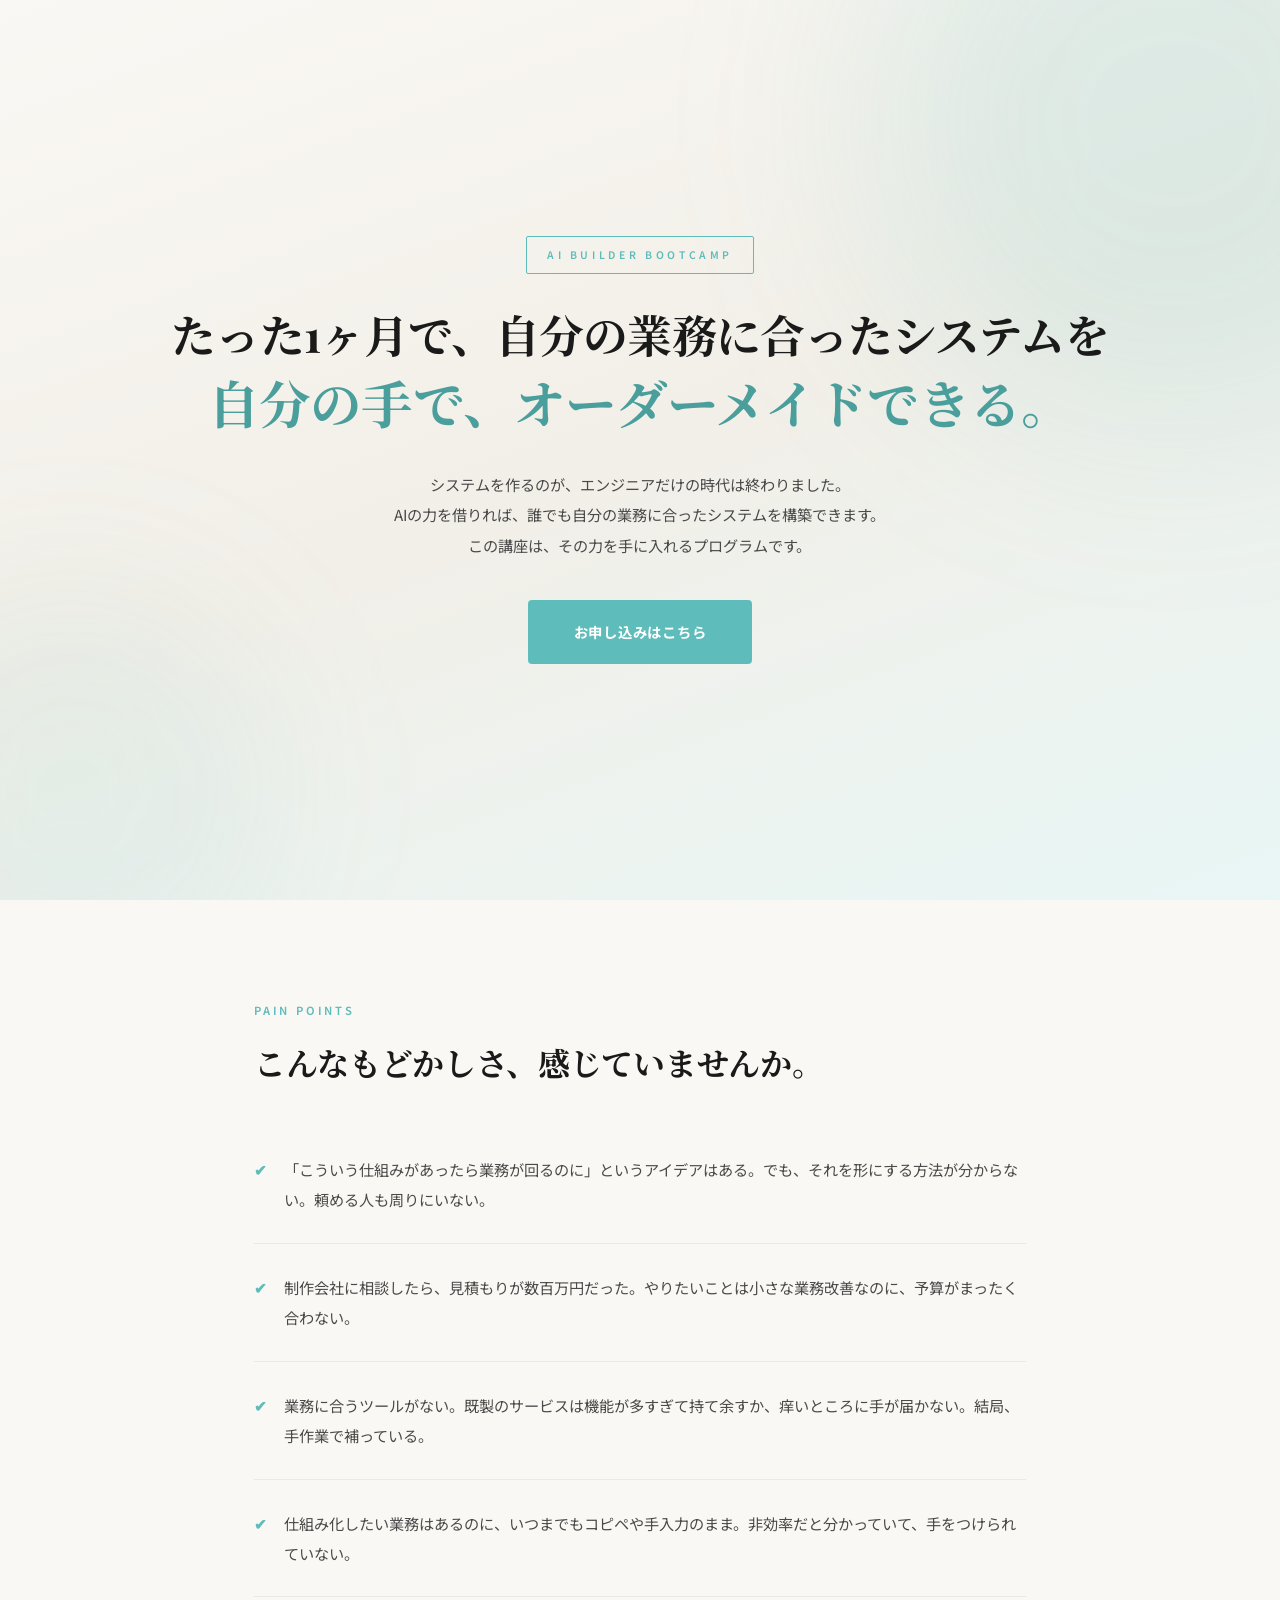
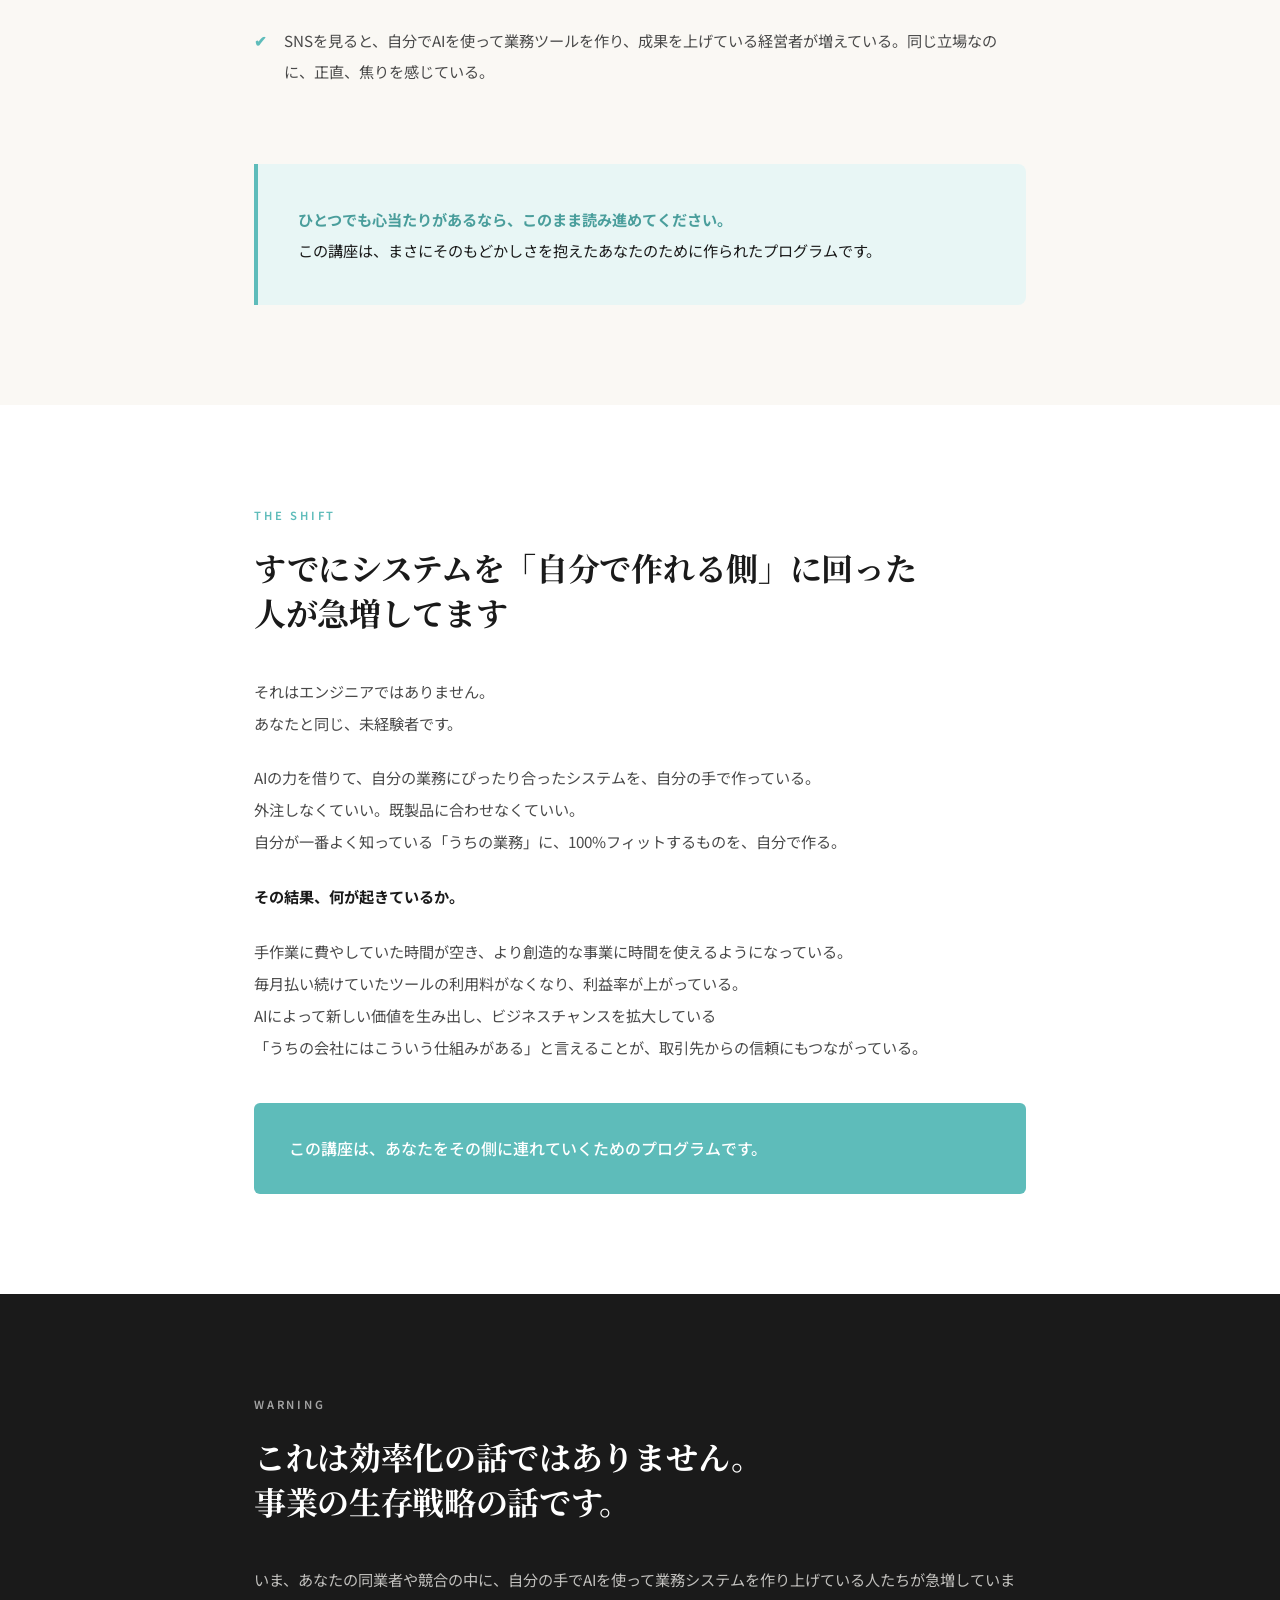
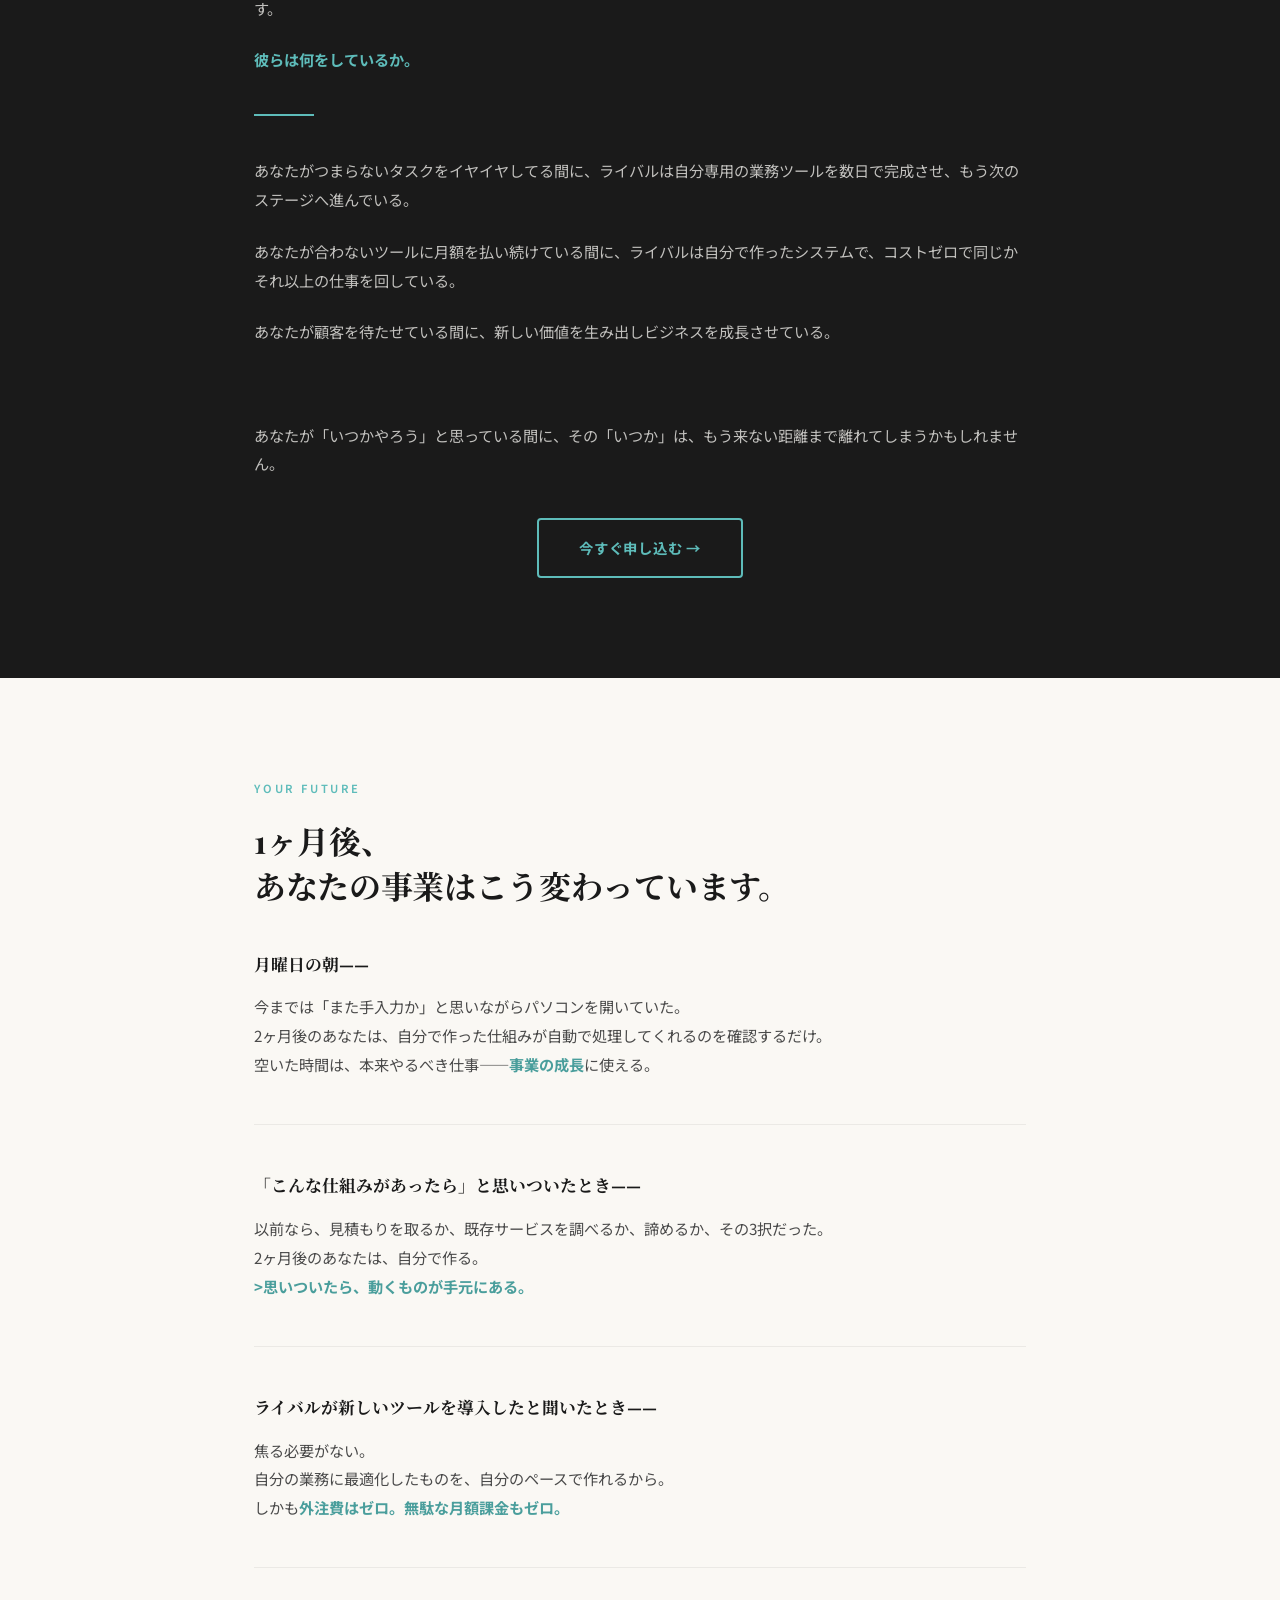
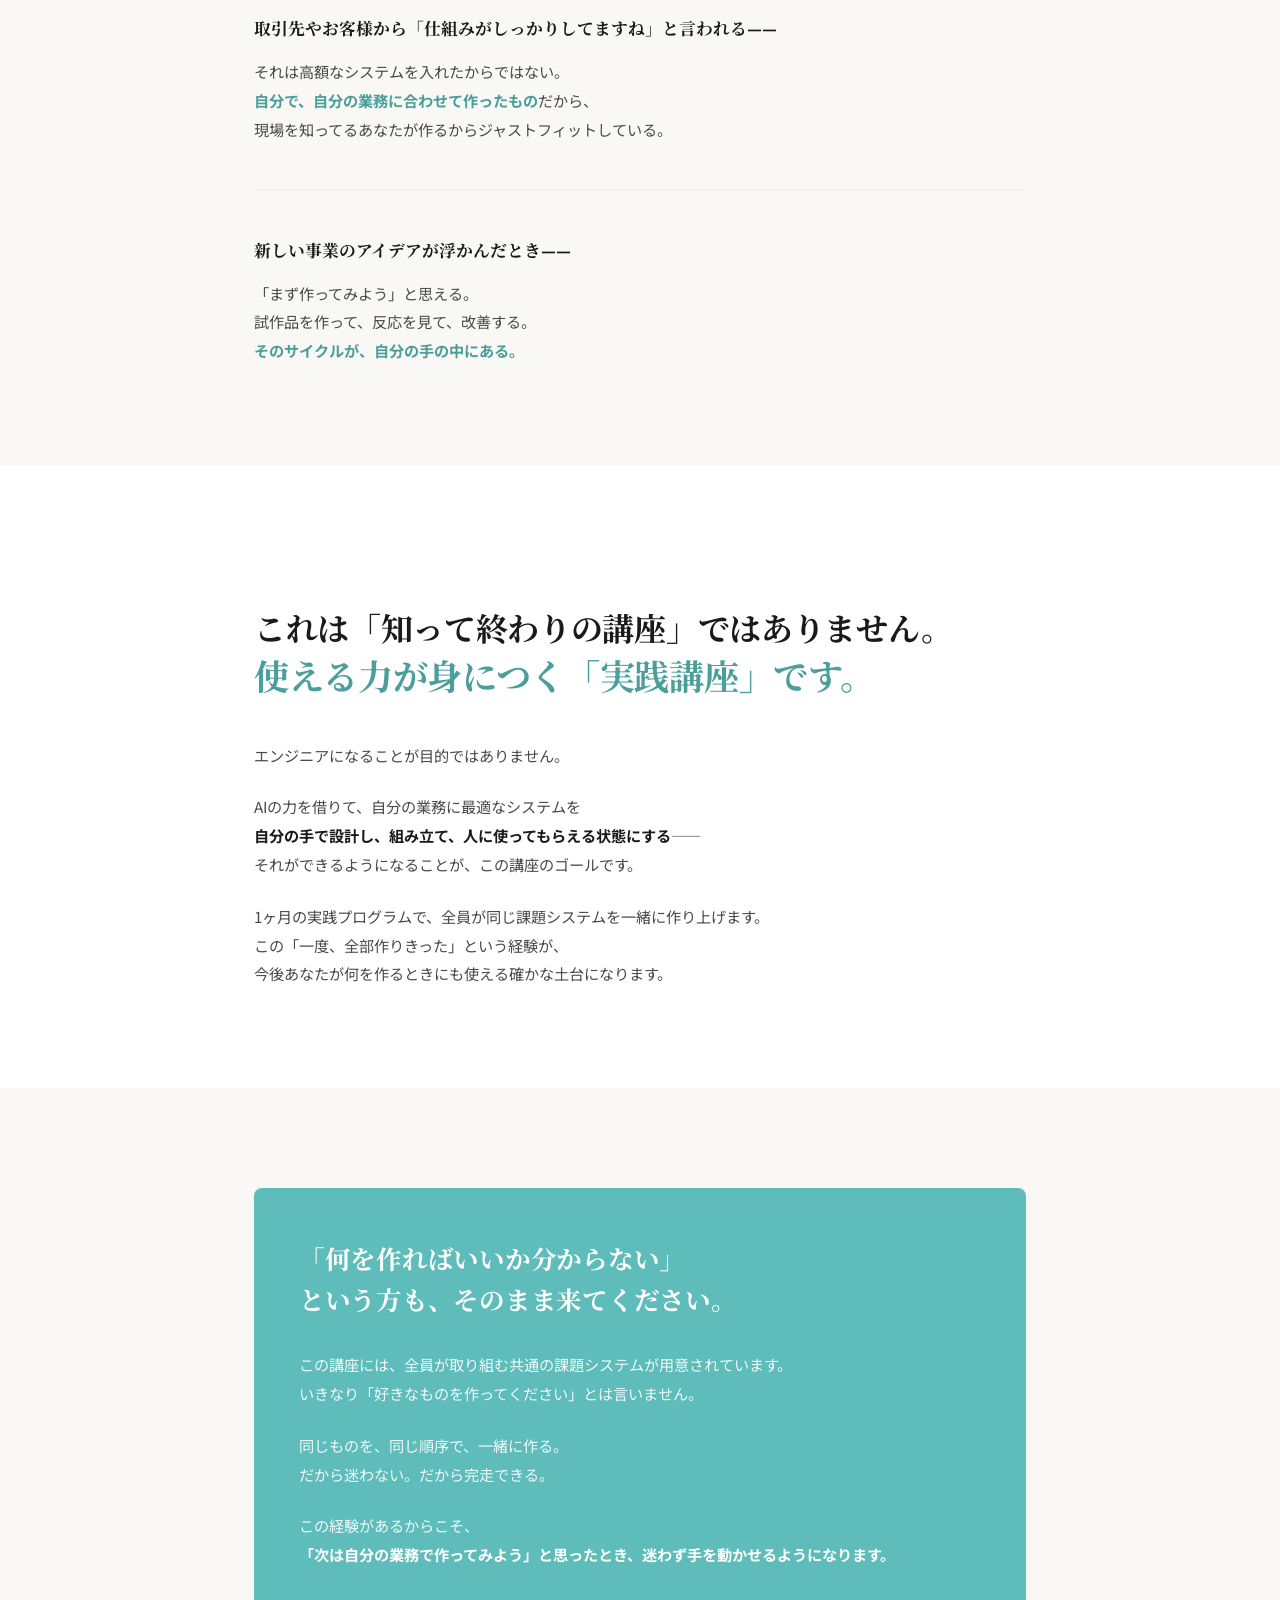
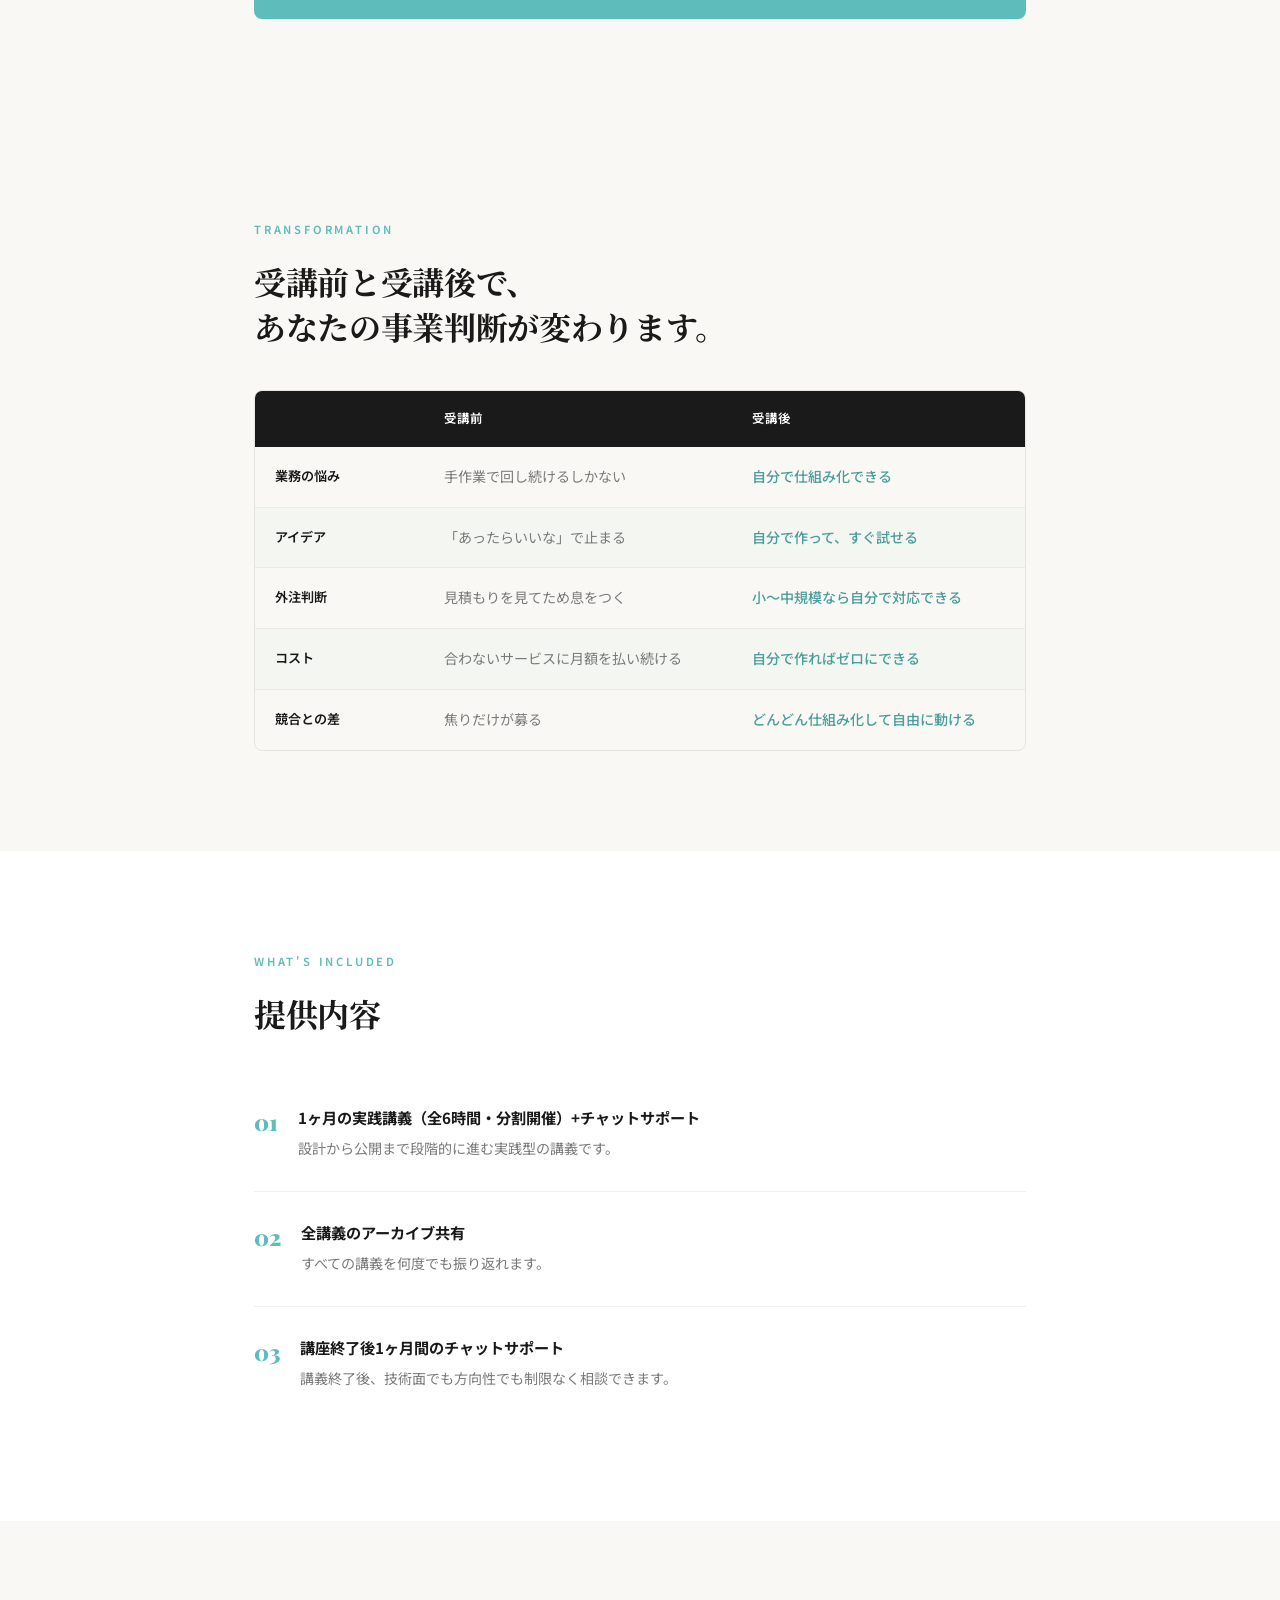
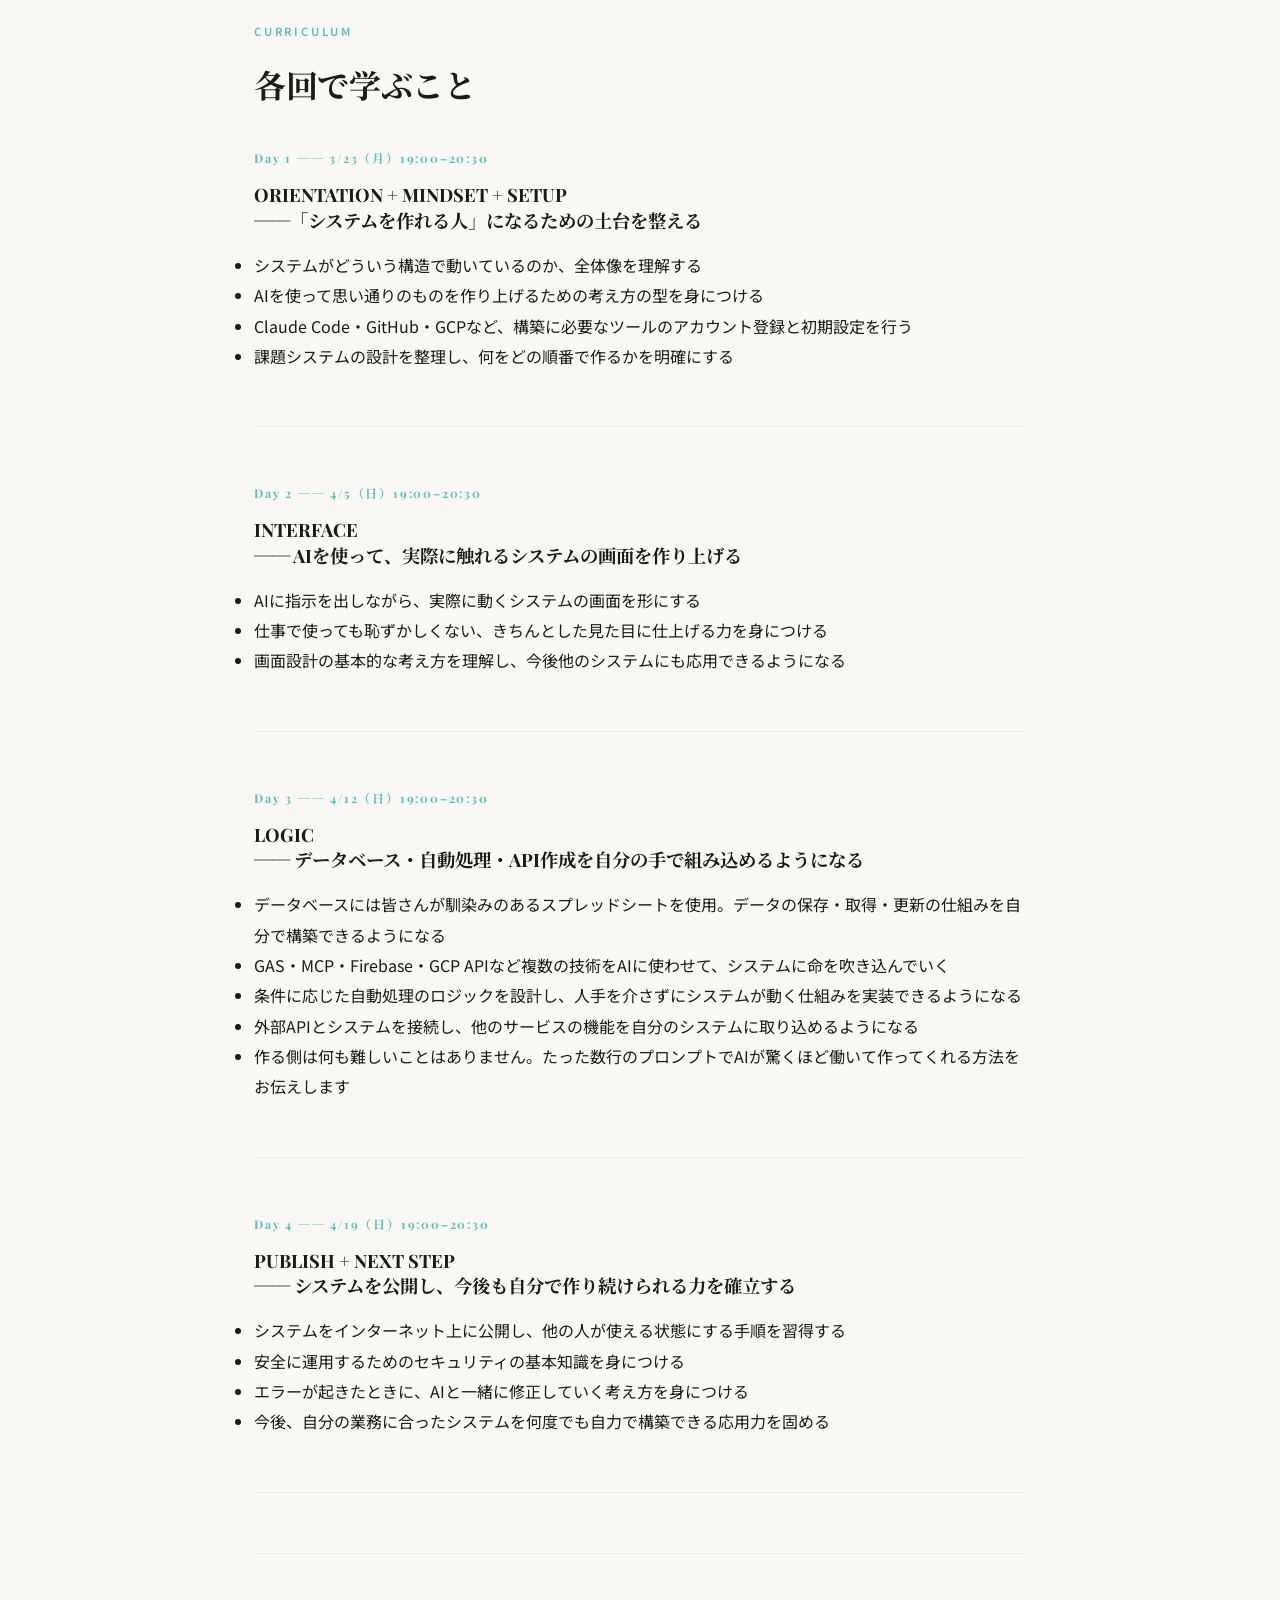
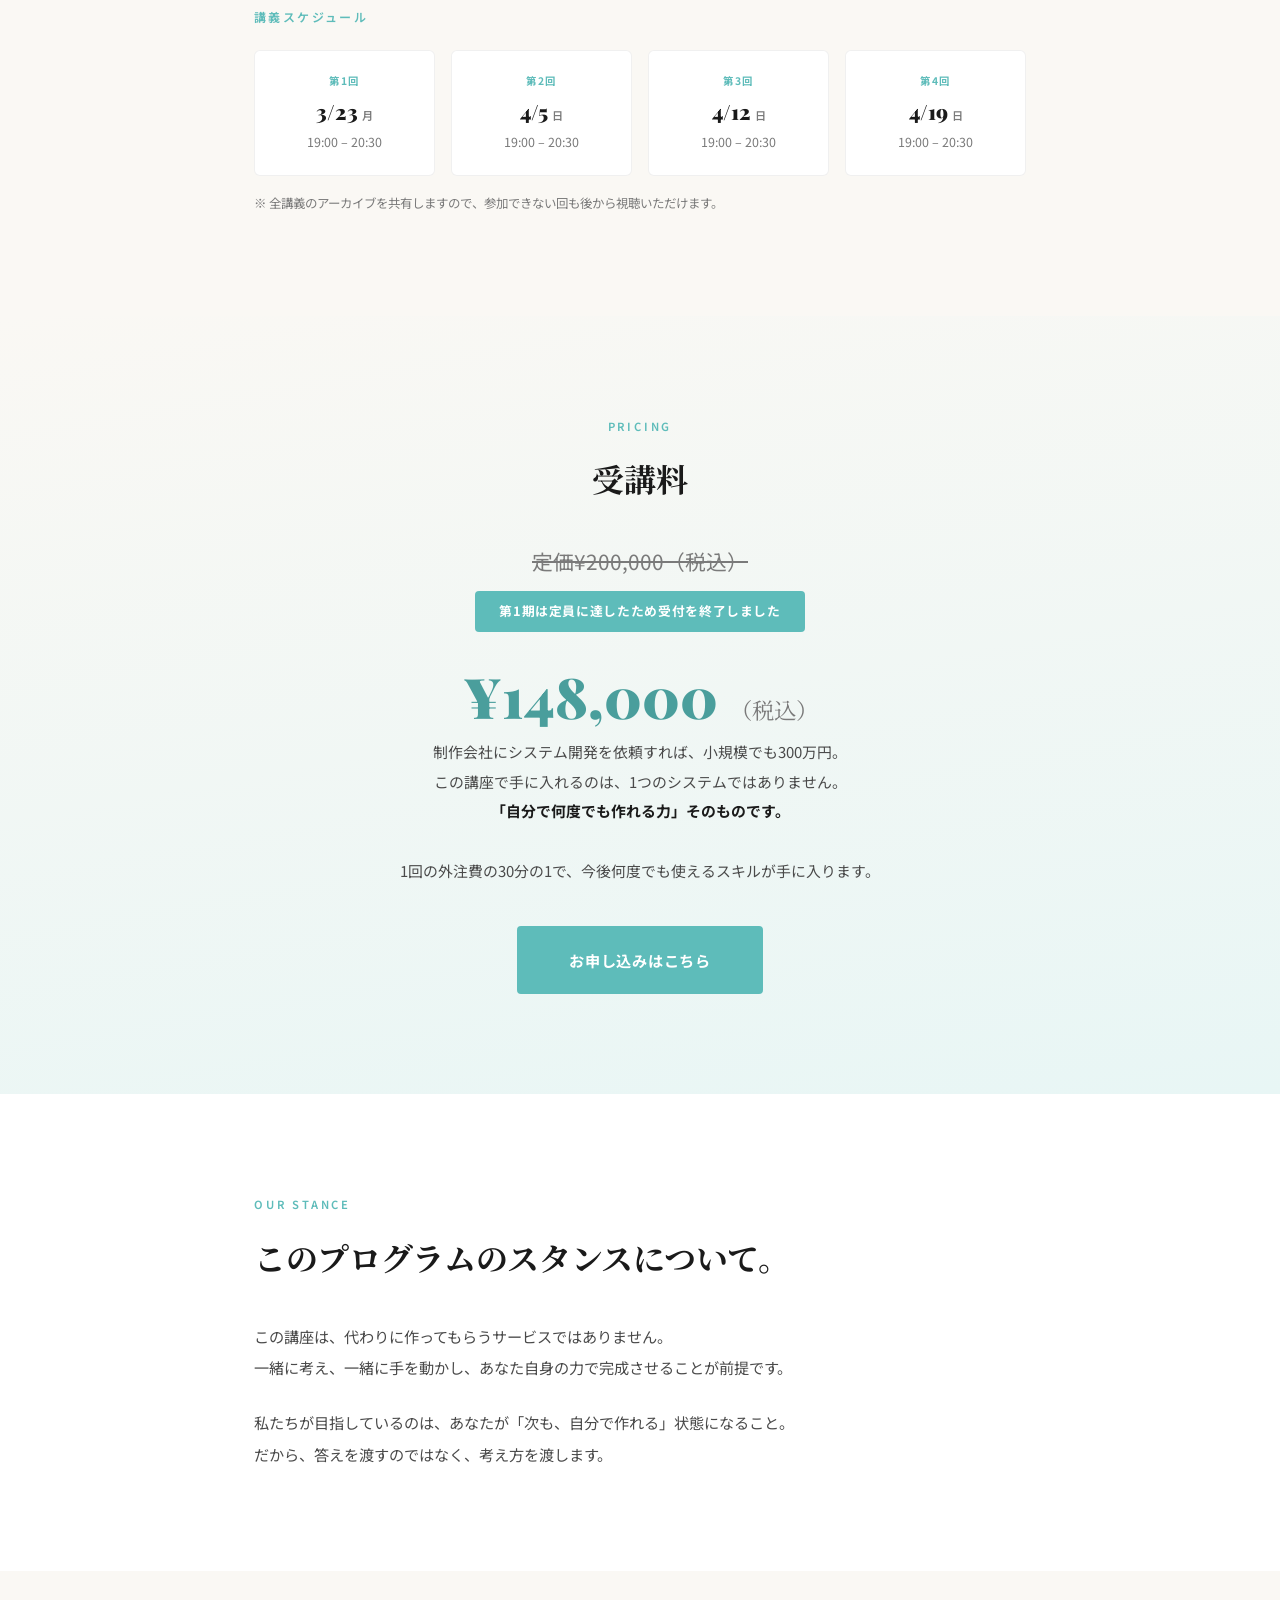
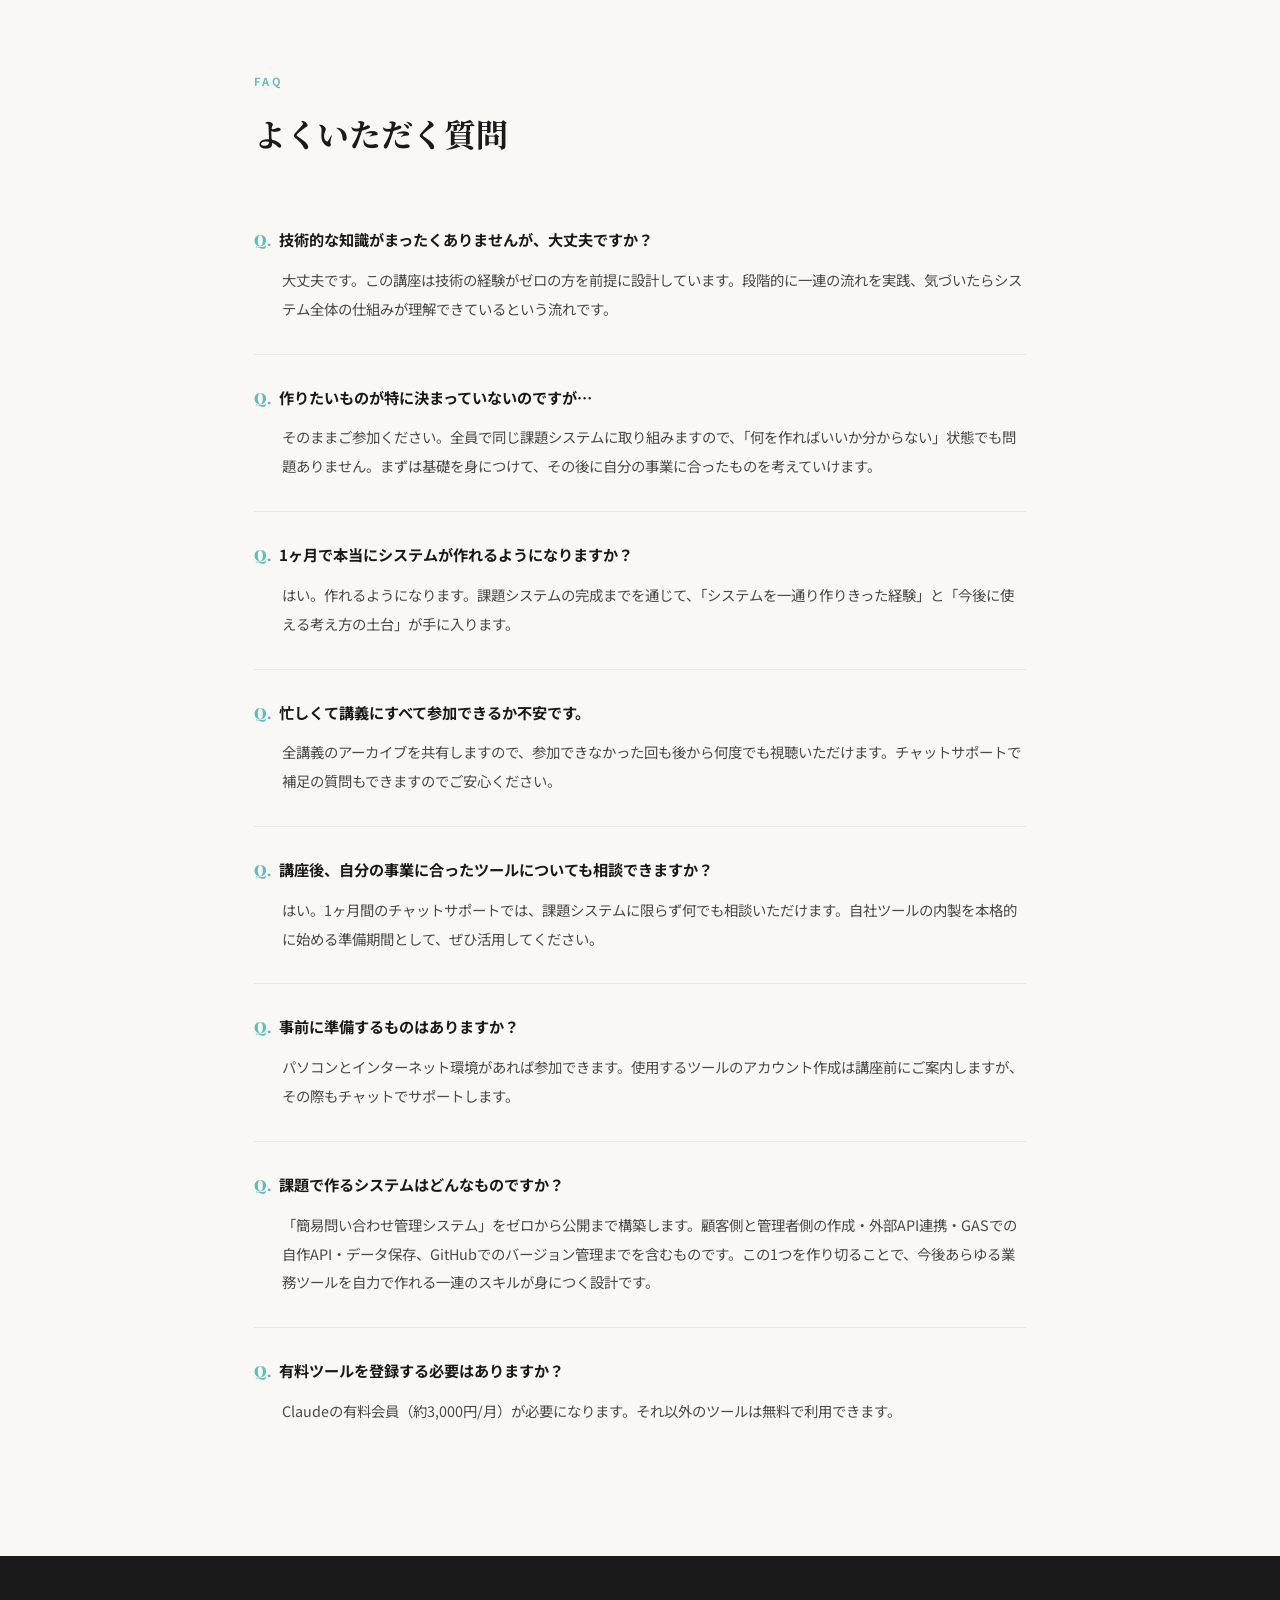
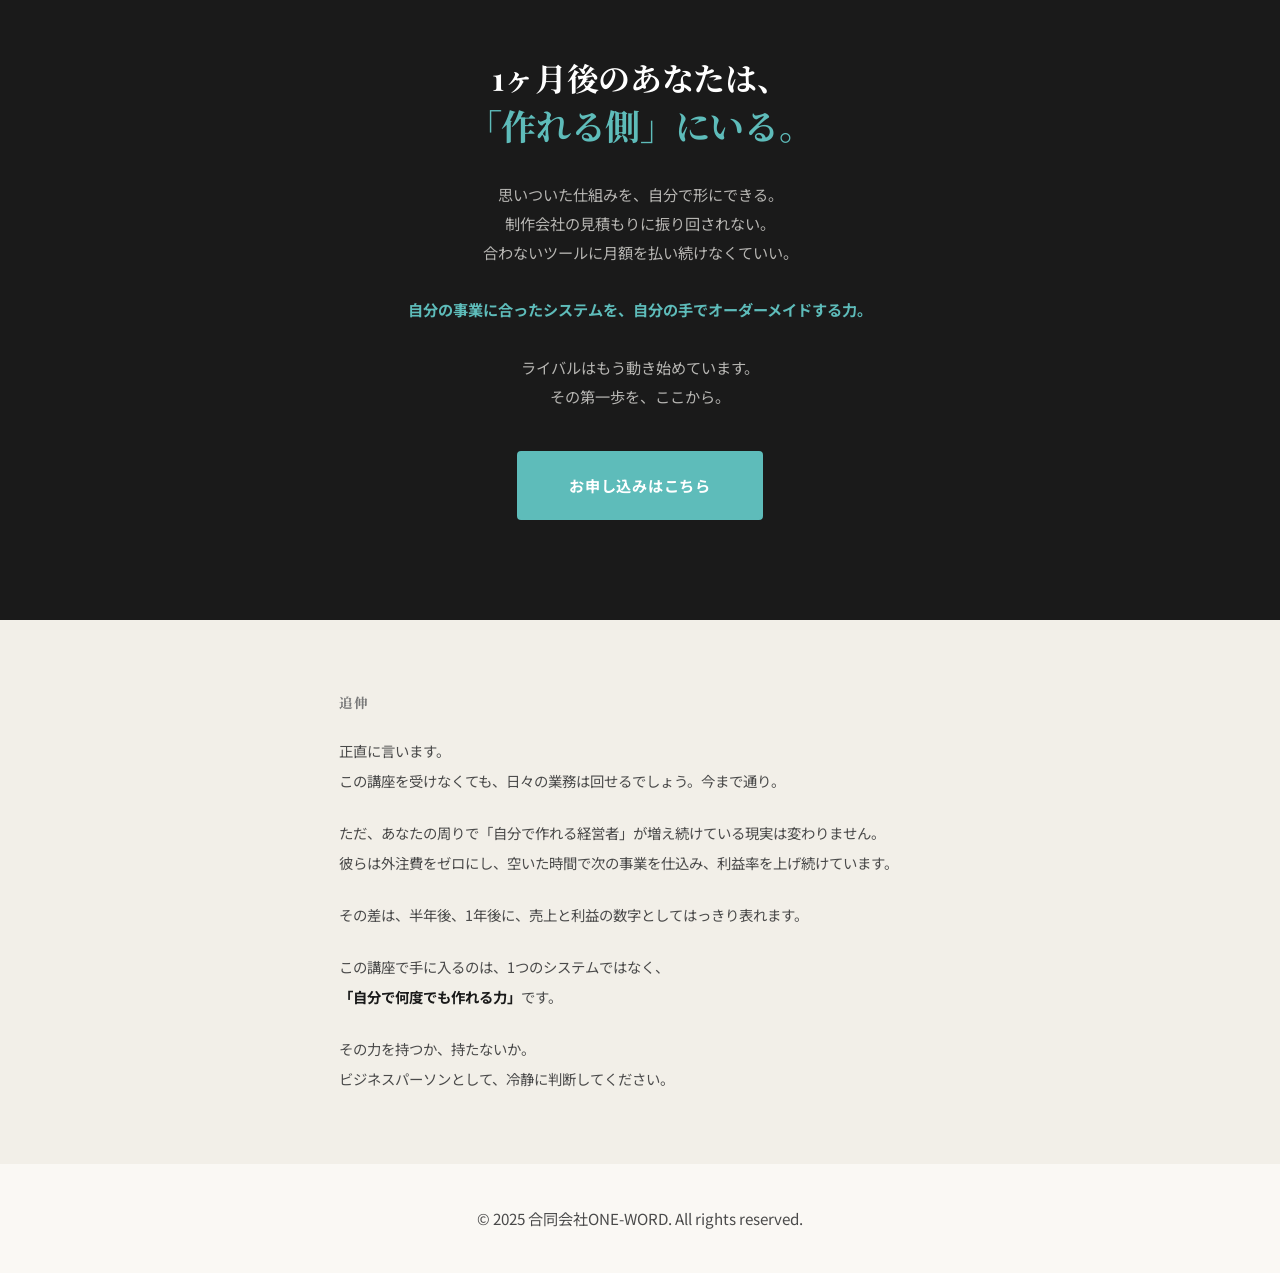
<file: index.html>
<!DOCTYPE html>
<html lang="ja">
<head>
<meta charset="UTF-8">
<meta name="viewport" content="width=device-width, initial-scale=1.0">
<title>短期集中バイブコーディング講座 | 自分の業務に合ったシステムを、自分の手でオーダーメイドする</title>
<link rel="preconnect" href="https://fonts.googleapis.com">
<link rel="preconnect" href="https://fonts.gstatic.com" crossorigin>
<link href="https://fonts.googleapis.com/css2?family=Noto+Serif+JP:wght@400;600;700;900&family=Noto+Sans+JP:wght@300;400;500;600;700&family=Playfair+Display:ital,wght@0,400;0,700;0,900;1,400&display=swap" rel="stylesheet">
<link rel="stylesheet" href="bootcamp-lp.css">
</head>
<body>

<!-- HERO -->
<section class="hero">
  <div class="hero__inner">
    <span class="hero__label">AI BUILDER BOOTCAMP</span>
    <h1>たった1ヶ月で、自分の業務に合ったシステムを<br><strong>自分の手で、オーダーメイドできる。</strong></h1>
    <p class="hero__sub">システムを作るのが、エンジニアだけの時代は終わりました。<br>AIの力を借りれば、誰でも自分の業務に合ったシステムを構築できます。<br>この講座は、その力を手に入れるプログラムです。</p>
    <a href="#" onclick="document.getElementById('closedModal').style.display='flex';return false;" class="hero__btn" style="animation: fadeUp 1s ease 0.8s both;">お申し込みはこちら</a>
  </div>
</section>

<!-- PAIN -->
<section class="section">
  <div class="container">
    <span class="label animate">PAIN POINTS</span>
    <h2 class="animate">こんなもどかしさ、感じていませんか。</h2>
    <ul class="pain__list">
      <li class="pain__item animate animate-delay-1">「こういう仕組みがあったら業務が回るのに」というアイデアはある。でも、それを形にする方法が分からない。頼める人も周りにいない。</li>
      <li class="pain__item animate animate-delay-2">制作会社に相談したら、見積もりが数百万円だった。やりたいことは小さな業務改善なのに、予算がまったく合わない。</li>
      <li class="pain__item animate animate-delay-3">業務に合うツールがない。既製のサービスは機能が多すぎて持て余すか、痒いところに手が届かない。結局、手作業で補っている。</li>
      <li class="pain__item animate animate-delay-4">仕組み化したい業務はあるのに、いつまでもコピペや手入力のまま。非効率だと分かっていて、手をつけられていない。</li>
      <li class="pain__item animate animate-delay-4">SNSを見ると、自分でAIを使って業務ツールを作り、成果を上げている経営者が増えている。同じ立場なのに、正直、焦りを感じている。</li>
    </ul>
    <div class="pain__cta animate">
      <strong>ひとつでも心当たりがあるなら、このまま読み進めてください。</strong><br>
      この講座は、まさにそのもどかしさを抱えたあなたのために作られたプログラムです。
    </div>
  </div>
</section>

<!-- SHIFT -->
<section class="section section--alt">
  <div class="container">
    <span class="label animate">THE SHIFT</span>
    <h2 class="animate">すでにシステムを「自分で作れる側」に回った<br>人が急増してます</h2>
    <div class="shift__text animate">
      <p>それはエンジニアではありません。<br>あなたと同じ、未経験者です。</p>
      <p>AIの力を借りて、自分の業務にぴったり合ったシステムを、自分の手で作っている。<br>外注しなくていい。既製品に合わせなくていい。<br>自分が一番よく知っている「うちの業務」に、100%フィットするものを、自分で作る。</p>
      <p><strong>その結果、何が起きているか。</strong></p>
      <p>手作業に費やしていた時間が空き、より創造的な事業に時間を使えるようになっている。<br>毎月払い続けていたツールの利用料がなくなり、利益率が上がっている。<br>AIによって新しい価値を生み出し、ビジネスチャンスを拡大している<br>「うちの会社にはこういう仕組みがある」と言えることが、取引先からの信頼にもつながっている。</p>
    </div>
    <div class="shift__highlight animate">この講座は、あなたをその側に連れていくためのプログラムです。</div>
  </div>
</section>

<!-- LOSS AVERSION -->
<section class="section loss">
  <div class="container">
    <span class="label label--light animate">WARNING</span>
    <h2 class="animate">これは効率化の話ではありません。<br>事業の生存戦略の話です。</h2>
    <p class="animate">いま、あなたの同業者や競合の中に、自分の手でAIを使って業務システムを作り上げている人たちが急増しています。</p>
    <p class="animate"><strong>彼らは何をしているか。</strong></p>
    <div class="loss__divider animate"></div>
    <p class="animate">あなたがつまらないタスクをイヤイヤしてる間に、ライバルは自分専用の業務ツールを数日で完成させ、もう次のステージへ進んでいる。</p>
    <p class="animate">あなたが合わないツールに月額を払い続けている間に、ライバルは自分で作ったシステムで、コストゼロで同じかそれ以上の仕事を回している。</p>
    <p class="animate">あなたが顧客を待たせている間に、新しい価値を生み出しビジネスを成長させている。</p>
    <p class="animate"><strong>あなたがその波に乗っていなければ、1年後には、取り返しのつかない差がついているはずです。</strong></p>
    <p class="animate">あなたが「いつかやろう」と思っている間に、その「いつか」は、もう来ない距離まで離れてしまうかもしれません。</p>
    <div class="inline-cta animate">
      <a href="https://docs.google.com/forms/d/e/1FAIpQLSeRiAV83-ahXmSRUGzZacNjD_d8bTJrzepeIL0aIa-EX3j33Q/viewform?usp=dialog" target="_blank" class="inline-cta__link">今すぐ申し込む &rarr;</a>
    </div>
  </div>
</section>

<!-- FUTURE -->
<section class="section">
  <div class="container">
    <span class="label animate">YOUR FUTURE</span>
    <h2 class="animate">1ヶ月後、<br>あなたの事業はこう変わっています。</h2>
    <div class="future__scene animate">
      <div class="future__scene-label">月曜日の朝——</div>
      <p>今までは「また手入力か」と思いながらパソコンを開いていた。<br>2ヶ月後のあなたは、自分で作った仕組みが自動で処理してくれるのを確認するだけ。<br>空いた時間は、本来やるべき仕事——<strong>事業の成長</strong>に使える。</p>
    </div>
    <div class="future__scene animate">
      <div class="future__scene-label">「こんな仕組みがあったら」と思いついたとき——</div>
      <p>以前なら、見積もりを取るか、既存サービスを調べるか、諦めるか、その3択だった。<br>2ヶ月後のあなたは、自分で作る。<br><strong>>思いついたら、動くものが手元にある。</strong></p>
    </div>
    <div class="future__scene animate">
      <div class="future__scene-label">ライバルが新しいツールを導入したと聞いたとき——</div>
      <p>焦る必要がない。<br>自分の業務に最適化したものを、自分のペースで作れるから。<br>しかも<strong>外注費はゼロ。無駄な月額課金もゼロ。</strong></p>
    </div>
    <div class="future__scene animate">
      <div class="future__scene-label">取引先やお客様から「仕組みがしっかりしてますね」と言われる——</div>
      <p>それは高額なシステムを入れたからではない。<br><strong>自分で、自分の業務に合わせて作ったもの</strong>だから、<br>現場を知ってるあなたが作るからジャストフィットしている。</p>
    </div>
    <div class="future__scene animate">
      <div class="future__scene-label">新しい事業のアイデアが浮かんだとき——</div>
      <p>「まず作ってみよう」と思える。<br>試作品を作って、反応を見て、改善する。<br><strong>そのサイクルが、自分の手の中にある。</strong></p>
    </div>
  </div>
</section>

<!-- DEFINITION -->
<section class="section section--alt">
  <div class="container">
    <span class="label animate">THE PROGRAM</span>
    <h2 class="animate">これは「知って終わりの講座」ではありません。<br><span style="color: var(--brand-dark); font-size: 1.1em;">使える力が身につく「実践講座」です。</span></h2>
    <p class="animate">エンジニアになることが目的ではありません。</p>
    <p class="animate">AIの力を借りて、自分の業務に最適なシステムを<br><strong>自分の手で設計し、組み立て、人に使ってもらえる状態にする</strong>——<br>それができるようになることが、この講座のゴールです。</p>
    <p class="animate">1ヶ月の実践プログラムで、全員が同じ課題システムを一緒に作り上げます。<br>この「一度、全部作りきった」という経験が、<br>今後あなたが何を作るときにも使える確かな土台になります。</p>
  </div>
</section>

<!-- SAFETY -->
<section class="section">
  <div class="container">
    <div class="safety-box animate">
      <h2>「何を作ればいいか分からない」<br>という方も、そのまま来てください。</h2>
      <p>この講座には、全員が取り組む共通の課題システムが用意されています。<br>いきなり「好きなものを作ってください」とは言いません。</p>
      <p>同じものを、同じ順序で、一緒に作る。<br>だから迷わない。だから完走できる。</p>
      <p>この経験があるからこそ、<br><strong>「次は自分の業務で作ってみよう」と思ったとき、迷わず手を動かせるようになります。</strong></p>
    </div>
  </div>
</section>

<!-- BEFORE / AFTER -->
<section class="section">
  <div class="container">
    <span class="label animate">TRANSFORMATION</span>
    <h2 class="animate">受講前と受講後で、<br>あなたの事業判断が変わります。</h2>
    <table class="ba-table animate">
      <thead><tr><th></th><th>受講前</th><th>受講後</th></tr></thead>
      <tbody>
        <tr><td class="ba-label">業務の悩み</td><td class="ba-before">手作業で回し続けるしかない</td><td class="ba-after">自分で仕組み化できる</td></tr>
        <tr><td class="ba-label">アイデア</td><td class="ba-before">「あったらいいな」で止まる</td><td class="ba-after">自分で作って、すぐ試せる</td></tr>
        <tr><td class="ba-label">外注判断</td><td class="ba-before">見積もりを見てため息をつく</td><td class="ba-after">小〜中規模なら自分で対応できる</td></tr>
        <tr><td class="ba-label">コスト</td><td class="ba-before">合わないサービスに月額を払い続ける</td><td class="ba-after">自分で作ればゼロにできる</td></tr>
        <tr><td class="ba-label">競合との差</td><td class="ba-before">焦りだけが募る</td><td class="ba-after">どんどん仕組み化して自由に動ける</td></tr>
      </tbody>
    </table>
  </div>
</section>

<!-- INCLUDES -->
<section class="section section--alt">
  <div class="container">
    <span class="label animate">WHAT'S INCLUDED</span>
    <h2 class="animate">提供内容</h2>
    <div class="includes__item animate">
      <div class="includes__num">01</div>
      <div class="includes__content"><h3>1ヶ月の実践講義（全6時間・分割開催）+チャットサポート</h3><p>設計から公開まで段階的に進む実践型の講義です。</p></div>
    </div>
    <div class="includes__item animate">
      <div class="includes__num">02</div>
      <div class="includes__content"><h3>全講義のアーカイブ共有</h3><p>すべての講義を何度でも振り返れます。</p></div>
    </div>
    <div class="includes__item animate">
      <div class="includes__num">03</div>
      <div class="includes__content"><h3>講座終了後1ヶ月間のチャットサポート</h3><p>講義終了後、技術面でも方向性でも制限なく相談できます。</p></div>
    </div>
  </div>
</section>

<!-- CURRICULUM -->
<section class="section">
  <div class="container">
    <span class="label animate">CURRICULUM</span>
    <h2 class="animate">各回で学ぶこと</h2>

    <div class="curriculum__step animate">
      <span class="curriculum__step-num">Day 1 ── 3/23（月）19:00–20:30</span>
      <h3>ORIENTATION + MINDSET + SETUP<br>──「システムを作れる人」になるための土台を整える</h3>
      <ul class="curriculum__list">
        <li>システムがどういう構造で動いているのか、全体像を理解する</li>
        <li>AIを使って思い通りのものを作り上げるための考え方の型を身につける</li>
        <li>Claude Code・GitHub・GCPなど、構築に必要なツールのアカウント登録と初期設定を行う</li>
        <li>課題システムの設計を整理し、何をどの順番で作るかを明確にする</li>
      </ul>
    </div>

    <div class="curriculum__step animate">
      <span class="curriculum__step-num">Day 2 ── 4/5（日）19:00–20:30</span>
      <h3>INTERFACE<br>── AIを使って、実際に触れるシステムの画面を作り上げる</h3>
      <ul class="curriculum__list">
        <li>AIに指示を出しながら、実際に動くシステムの画面を形にする</li>
        <li>仕事で使っても恥ずかしくない、きちんとした見た目に仕上げる力を身につける</li>
        <li>画面設計の基本的な考え方を理解し、今後他のシステムにも応用できるようになる</li>
      </ul>
    </div>

    <div class="curriculum__step animate">
      <span class="curriculum__step-num">Day 3 ── 4/12（日）19:00–20:30</span>
      <h3>LOGIC<br>── データベース・自動処理・API作成を自分の手で組み込めるようになる</h3>
      <ul class="curriculum__list">
        <li>データベースには皆さんが馴染みのあるスプレッドシートを使用。データの保存・取得・更新の仕組みを自分で構築できるようになる</li>
        <li>GAS・MCP・Firebase・GCP APIなど複数の技術をAIに使わせて、システムに命を吹き込んでいく</li>
        <li>条件に応じた自動処理のロジックを設計し、人手を介さずにシステムが動く仕組みを実装できるようになる</li>
        <li>外部APIとシステムを接続し、他のサービスの機能を自分のシステムに取り込めるようになる</li>
        <li>作る側は何も難しいことはありません。たった数行のプロンプトでAIが驚くほど働いて作ってくれる方法をお伝えします</li>
      </ul>
    </div>

    <div class="curriculum__step animate">
      <span class="curriculum__step-num">Day 4 ── 4/19（日）19:00–20:30</span>
      <h3>PUBLISH + NEXT STEP<br>── システムを公開し、今後も自分で作り続けられる力を確立する</h3>
      <ul class="curriculum__list">
        <li>システムをインターネット上に公開し、他の人が使える状態にする手順を習得する</li>
        <li>安全に運用するためのセキュリティの基本知識を身につける</li>
        <li>エラーが起きたときに、AIと一緒に修正していく考え方を身につける</li>
        <li>今後、自分の業務に合ったシステムを何度でも自力で構築できる応用力を固める</li>
      </ul>
    </div>

    <div class="schedule animate">
      <h3 class="schedule__title">講義スケジュール</h3>
      <div class="schedule__list">
        <div class="schedule__item">
          <span class="schedule__label">第1回</span>
          <span class="schedule__date">3/23<span class="schedule__day">月</span></span>
          <span class="schedule__time">19:00 – 20:30</span>
        </div>
        <div class="schedule__item">
          <span class="schedule__label">第2回</span>
          <span class="schedule__date">4/5<span class="schedule__day">日</span></span>
          <span class="schedule__time">19:00 – 20:30</span>
        </div>
        <div class="schedule__item">
          <span class="schedule__label">第3回</span>
          <span class="schedule__date">4/12<span class="schedule__day">日</span></span>
          <span class="schedule__time">19:00 – 20:30</span>
        </div>
        <div class="schedule__item">
          <span class="schedule__label">第4回</span>
          <span class="schedule__date">4/19<span class="schedule__day">日</span></span>
          <span class="schedule__time">19:00 – 20:30</span>
        </div>
      </div>
      <p class="schedule__note">※ 全講義のアーカイブを共有しますので、参加できない回も後から視聴いただけます。</p>
    </div>
  </div>
</section>

<!-- PRICING -->
<section class="section pricing">
  <div class="container">
    <span class="label animate">PRICING</span>
    <h2 class="animate">受講料</h2>
    <div class="pricing__original animate">定価¥200,000（税込）</div>
    <div class="pricing__badge animate">第1期は定員に達したため受付を終了しました</div>
    <div class="pricing__price animate">¥148,000 <span>（税込）</span></div>
    <p class="pricing__note animate">制作会社にシステム開発を依頼すれば、小規模でも300万円。<br>この講座で手に入れるのは、1つのシステムではありません。<br><strong>「自分で何度でも作れる力」そのものです。</strong><br><br>1回の外注費の30分の1で、今後何度でも使えるスキルが手に入ります。</p>
    <a href="#" onclick="document.getElementById('closedModal').style.display='flex';return false;" class="cta__btn cta__btn--pricing animate">お申し込みはこちら</a>
  </div>
</section>

<!-- STANCE -->
<section class="section section--alt stance">
  <div class="container">
    <span class="label animate">OUR STANCE</span>
    <h2 class="animate">このプログラムのスタンスについて。</h2>
    <p class="animate">この講座は、代わりに作ってもらうサービスではありません。<br>一緒に考え、一緒に手を動かし、あなた自身の力で完成させることが前提です。</p>
    <p class="animate">私たちが目指しているのは、あなたが「次も、自分で作れる」状態になること。<br>だから、答えを渡すのではなく、考え方を渡します。</p>
  </div>
</section>

<!-- FAQ -->
<section class="section">
  <div class="container">
    <span class="label animate">FAQ</span>
    <h2 class="animate">よくいただく質問</h2>
    <div class="faq__item animate"><div class="faq__q">技術的な知識がまったくありませんが、大丈夫ですか？</div><div class="faq__a">大丈夫です。この講座は技術の経験がゼロの方を前提に設計しています。段階的に一連の流れを実践、気づいたらシステム全体の仕組みが理解できているという流れです。</div></div>
    <div class="faq__item animate"><div class="faq__q">作りたいものが特に決まっていないのですが…</div><div class="faq__a">そのままご参加ください。全員で同じ課題システムに取り組みますので、「何を作ればいいか分からない」状態でも問題ありません。まずは基礎を身につけて、その後に自分の事業に合ったものを考えていけます。</div></div>
    <div class="faq__item animate"><div class="faq__q">1ヶ月で本当にシステムが作れるようになりますか？</div><div class="faq__a">はい。作れるようになります。課題システムの完成までを通じて、「システムを一通り作りきった経験」と「今後に使える考え方の土台」が手に入ります。</div></div>
    <div class="faq__item animate"><div class="faq__q">忙しくて講義にすべて参加できるか不安です。</div><div class="faq__a">全講義のアーカイブを共有しますので、参加できなかった回も後から何度でも視聴いただけます。チャットサポートで補足の質問もできますのでご安心ください。</div></div>
    <div class="faq__item animate"><div class="faq__q">講座後、自分の事業に合ったツールについても相談できますか？</div><div class="faq__a">はい。1ヶ月間のチャットサポートでは、課題システムに限らず何でも相談いただけます。自社ツールの内製を本格的に始める準備期間として、ぜひ活用してください。</div></div>
    <div class="faq__item animate"><div class="faq__q">事前に準備するものはありますか？</div><div class="faq__a">パソコンとインターネット環境があれば参加できます。使用するツールのアカウント作成は講座前にご案内しますが、その際もチャットでサポートします。</div></div>
    <div class="faq__item animate"><div class="faq__q">課題で作るシステムはどんなものですか？</div><div class="faq__a">「簡易問い合わせ管理システム」をゼロから公開まで構築します。顧客側と管理者側の作成・外部API連携・GASでの自作API・データ保存、GitHubでのバージョン管理までを含むものです。この1つを作り切ることで、今後あらゆる業務ツールを自力で作れる一連のスキルが身につく設計です。</div></div>
    <div class="faq__item animate"><div class="faq__q">有料ツールを登録する必要はありますか？</div><div class="faq__a">Claudeの有料会員（約3,000円/月）が必要になります。それ以外のツールは無料で利用できます。</div></div>
  </div>
</section>

<!-- CTA -->
<section class="cta">
  <div class="container">
    <h2 class="animate">1ヶ月後のあなたは、<br><strong>「作れる側」にいる。</strong></h2>
    <p class="animate">思いついた仕組みを、自分で形にできる。<br>制作会社の見積もりに振り回されない。<br>合わないツールに月額を払い続けなくていい。<br><br><strong style="color: var(--brand);">自分の事業に合ったシステムを、自分の手でオーダーメイドする力。</strong><br><br>ライバルはもう動き始めています。<br>その第一歩を、ここから。</p>
    <a href="#" onclick="document.getElementById('closedModal').style.display='flex';return false;" class="cta__btn animate">お申し込みはこちら</a>
  </div>
</section>

<!-- POSTSCRIPT -->
<section class="postscript">
  <div class="postscript__inner">
    <div class="postscript__title animate">追伸</div>
    <p class="animate">正直に言います。<br>この講座を受けなくても、日々の業務は回せるでしょう。今まで通り。</p>
    <p class="animate">ただ、あなたの周りで「自分で作れる経営者」が増え続けている現実は変わりません。<br>彼らは外注費をゼロにし、空いた時間で次の事業を仕込み、利益率を上げ続けています。</p>
    <p class="animate">その差は、半年後、1年後に、売上と利益の数字としてはっきり表れます。</p>
    <p class="animate">この講座で手に入るのは、1つのシステムではなく、<br><strong>「自分で何度でも作れる力」</strong>です。</p>
    <p class="animate">その力を持つか、持たないか。<br>ビジネスパーソンとして、冷静に判断してください。</p>
  </div>
</section>

<!-- CLOSED MODAL -->
<div id="closedModal" style="display:none;position:fixed;inset:0;z-index:9999;background:rgba(0,0,0,.6);align-items:center;justify-content:center;" onclick="if(event.target===this)this.style.display='none'">
  <div style="background:#fff;border-radius:16px;max-width:480px;width:90%;padding:40px 32px;text-align:center;position:relative;">
    <button onclick="document.getElementById('closedModal').style.display='none'" style="position:absolute;top:12px;right:16px;background:none;border:none;font-size:24px;cursor:pointer;color:#999;">&times;</button>
    <p style="font-size:18px;font-weight:700;color:#1a1a2e;margin:0 0 16px;">第1期の定員に達したため、<br>受付を終了しました</p>
    <p style="font-size:15px;color:#555;margin:0 0 20px;">第2期の募集をお待ちください</p>
    <p style="font-size:14px;color:#555;margin:0 0 16px;line-height:1.8;">第2期の申し込みのご案内はこちらの<br>LINEからさせていただきますので、<br>気になる方は追加よろしくお願いします。</p>
    <a href="https://lin.ee/4rWWcdP" target="_blank" style="display:inline-block;background:#06C755;color:#fff;font-weight:700;font-size:15px;padding:12px 32px;border-radius:8px;text-decoration:none;">LINEで友だち追加する</a>
  </div>
</div>

<footer class="footer"><p>&copy; 2025 合同会社ONE-WORD. All rights reserved.</p></footer>

<script>
document.addEventListener('DOMContentLoaded', () => {
  const observer = new IntersectionObserver((entries) => {
    entries.forEach(entry => { if (entry.isIntersecting) entry.target.classList.add('visible'); });
  }, { threshold: 0.1, rootMargin: '0px 0px -40px 0px' });
  document.querySelectorAll('.animate').forEach(el => observer.observe(el));
});
</script>
</body>
</html>
</file>
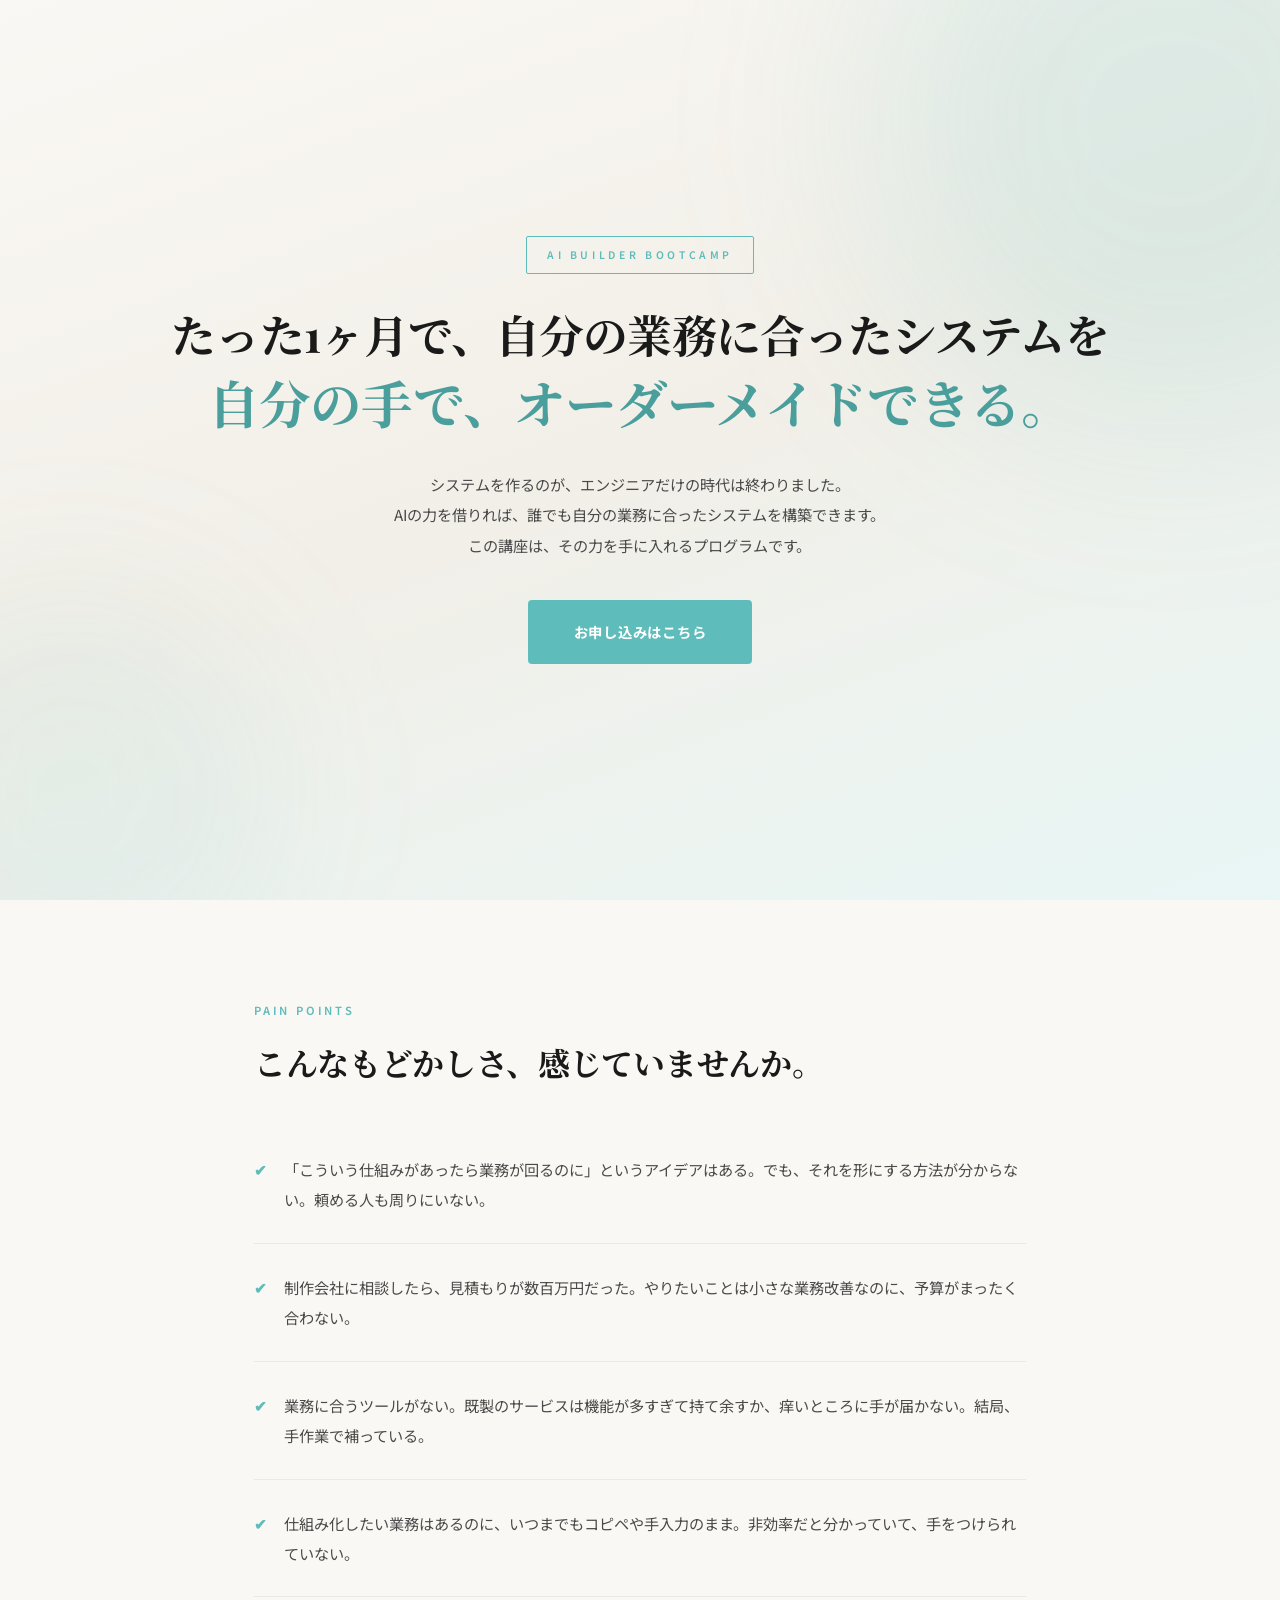
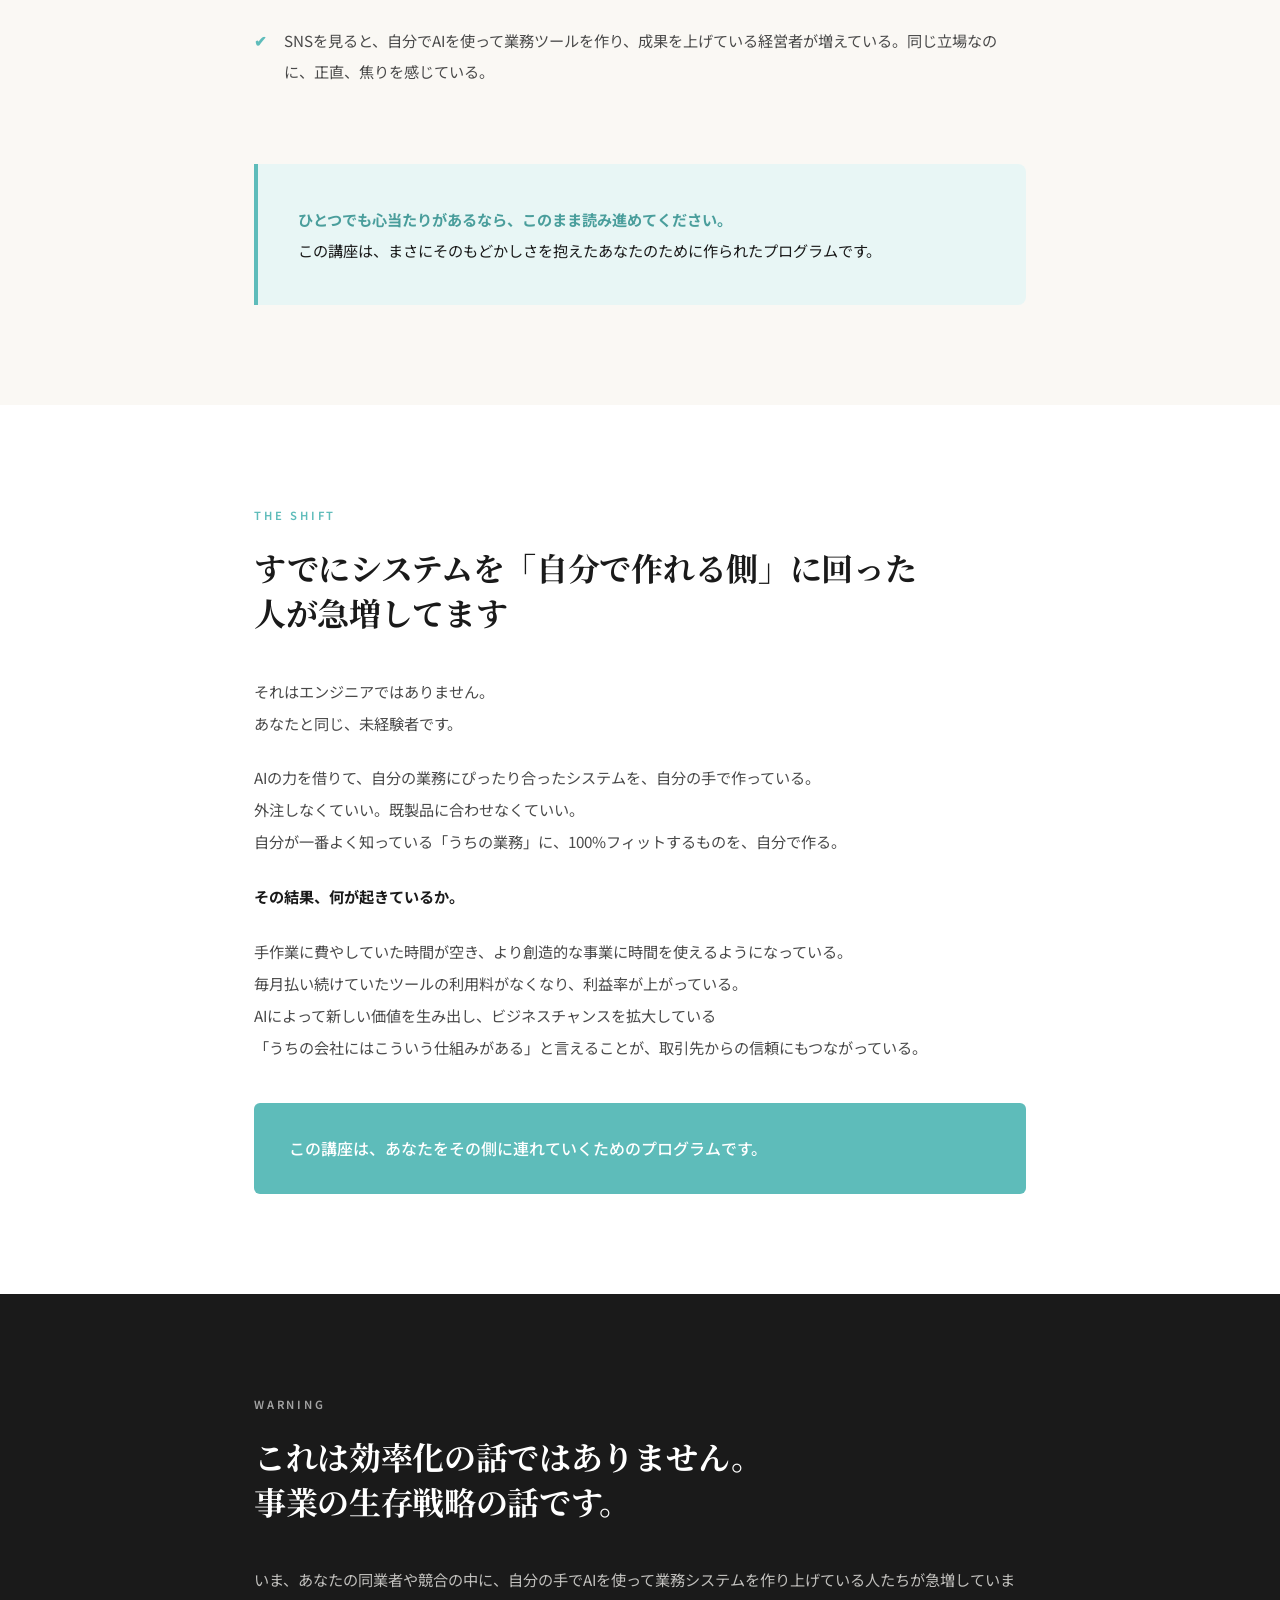
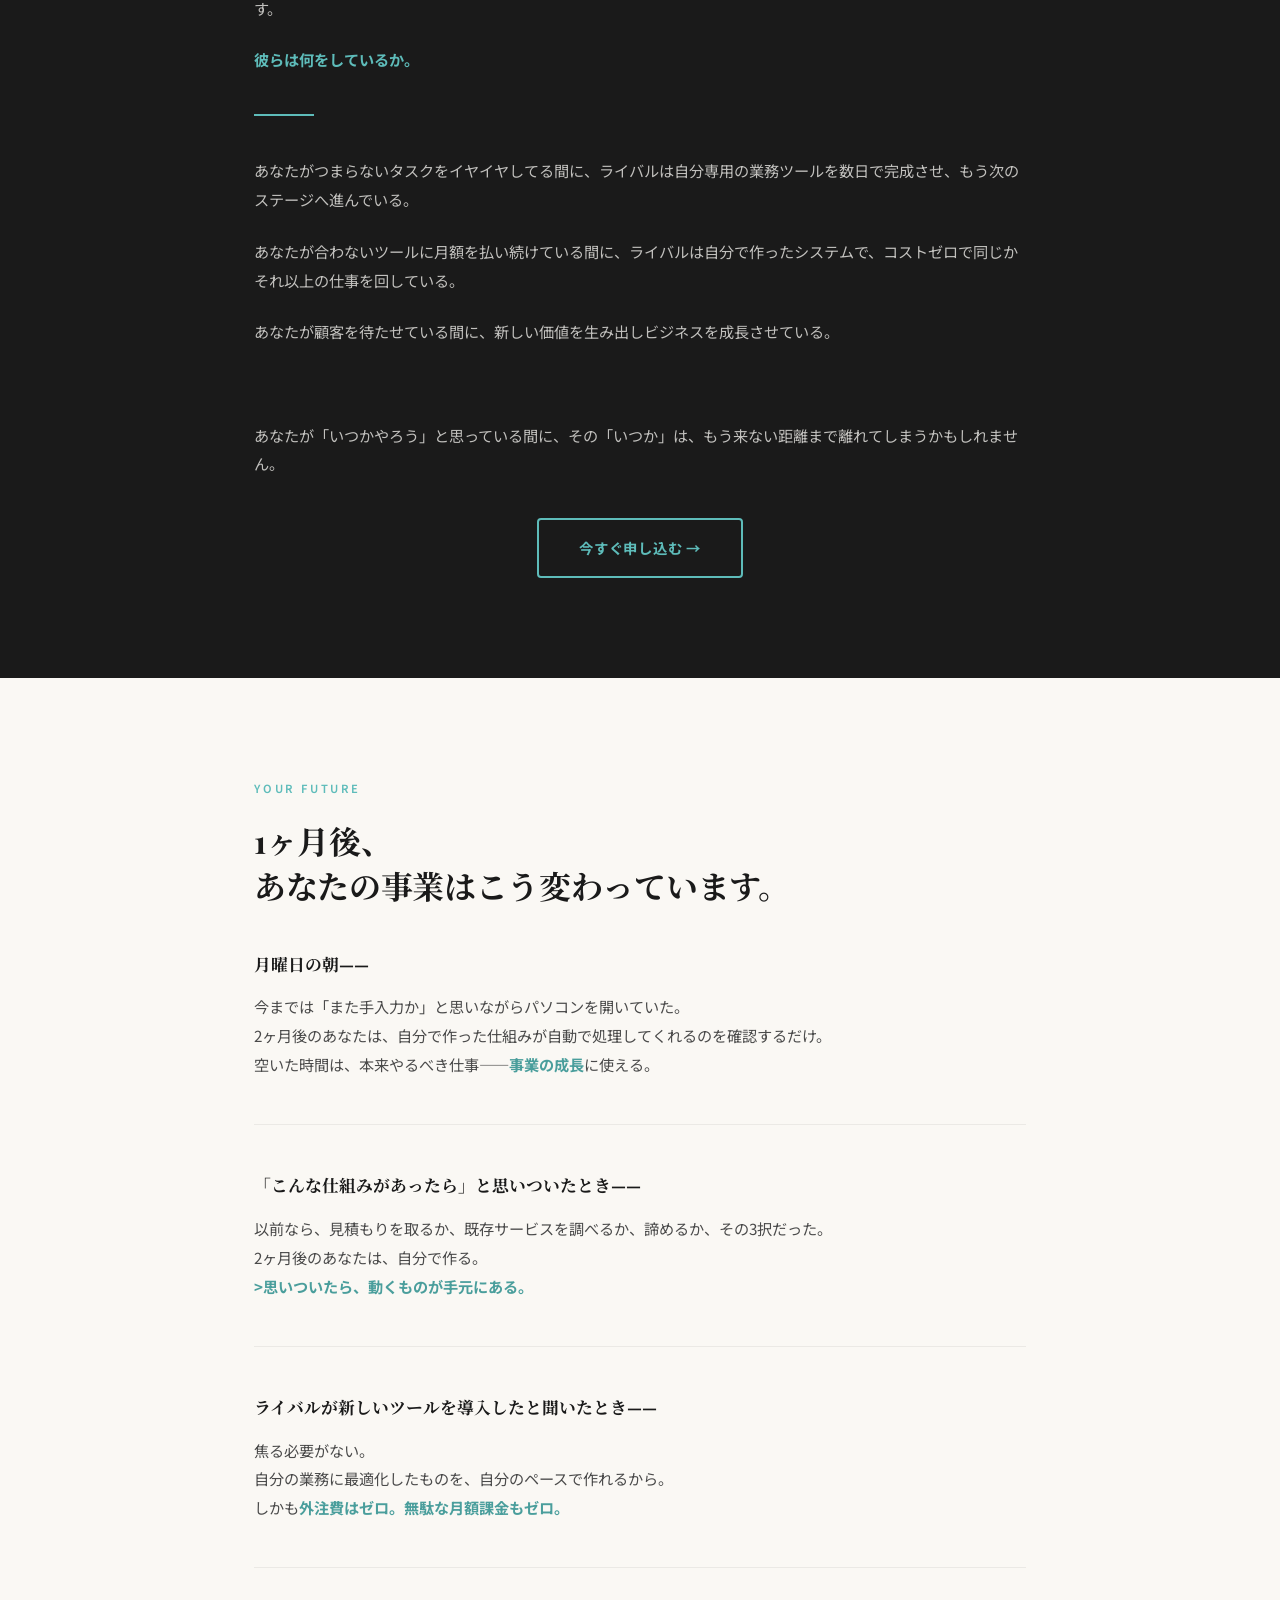
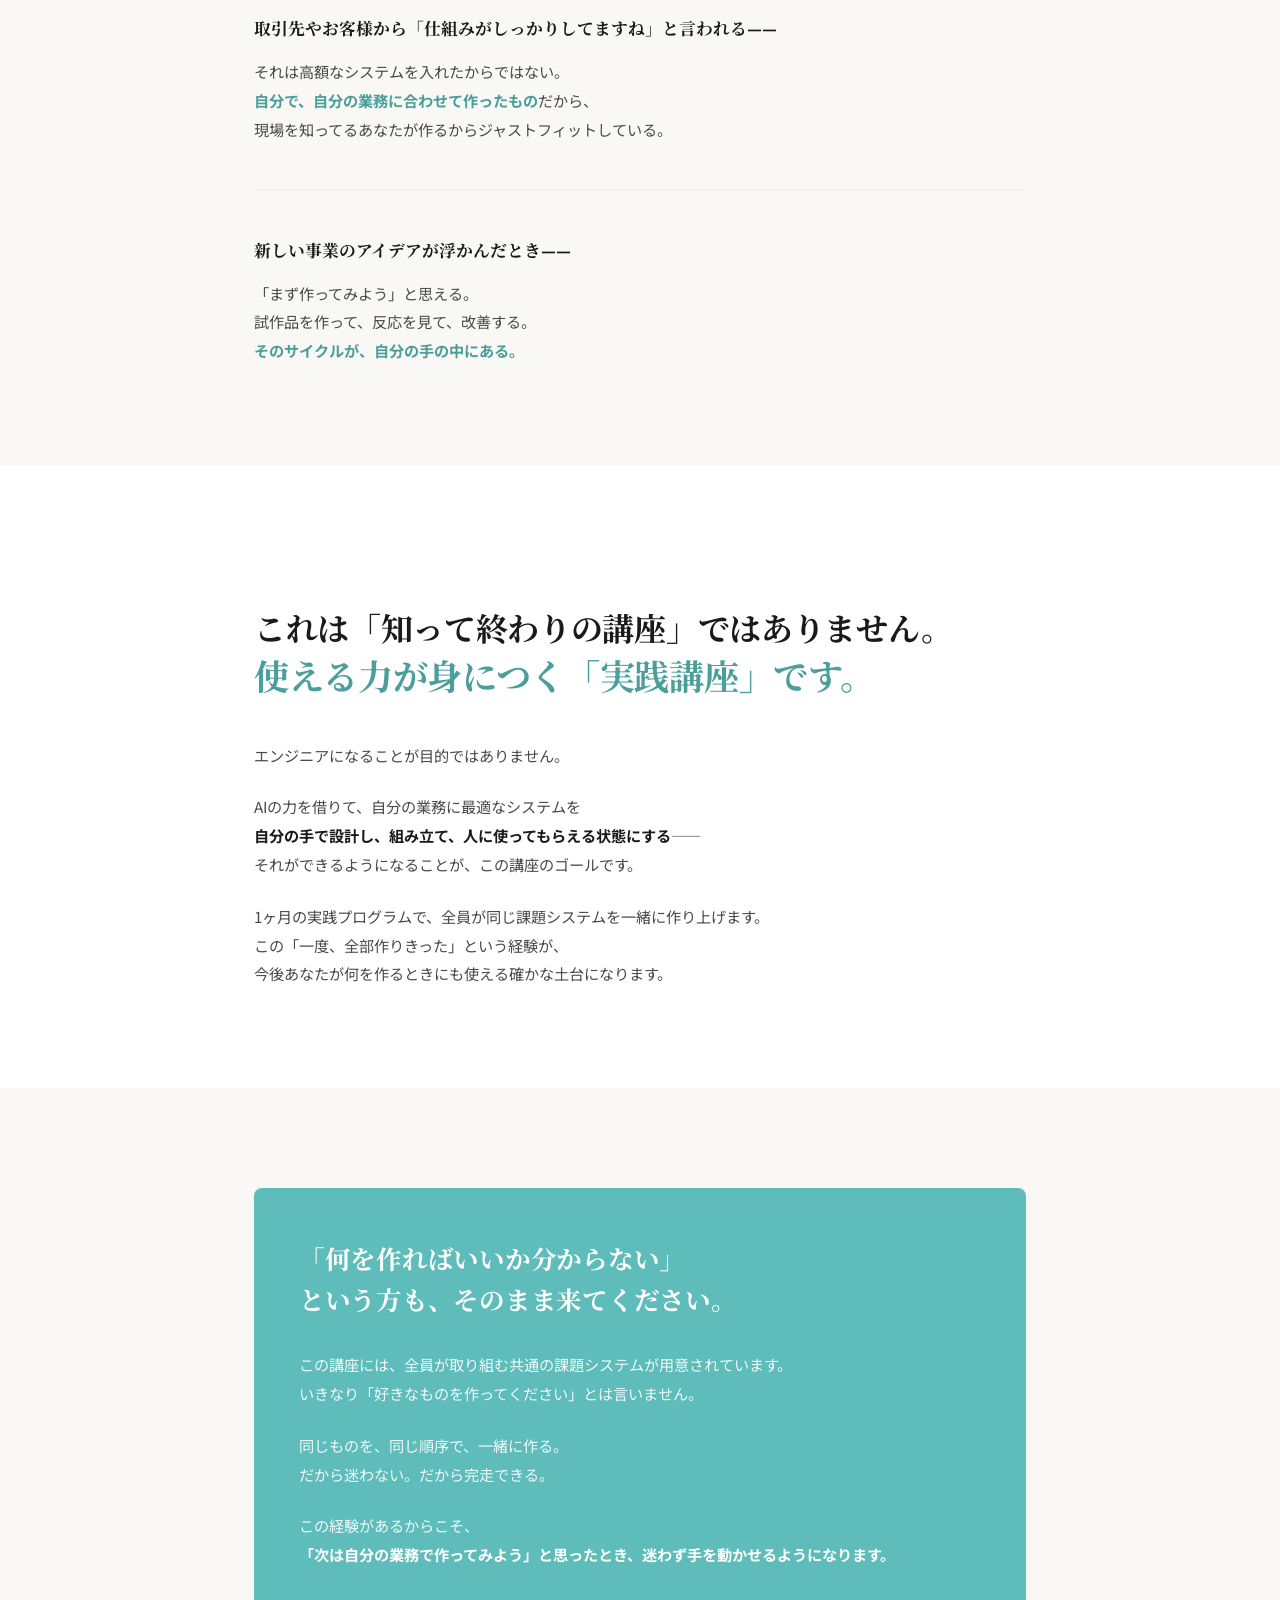
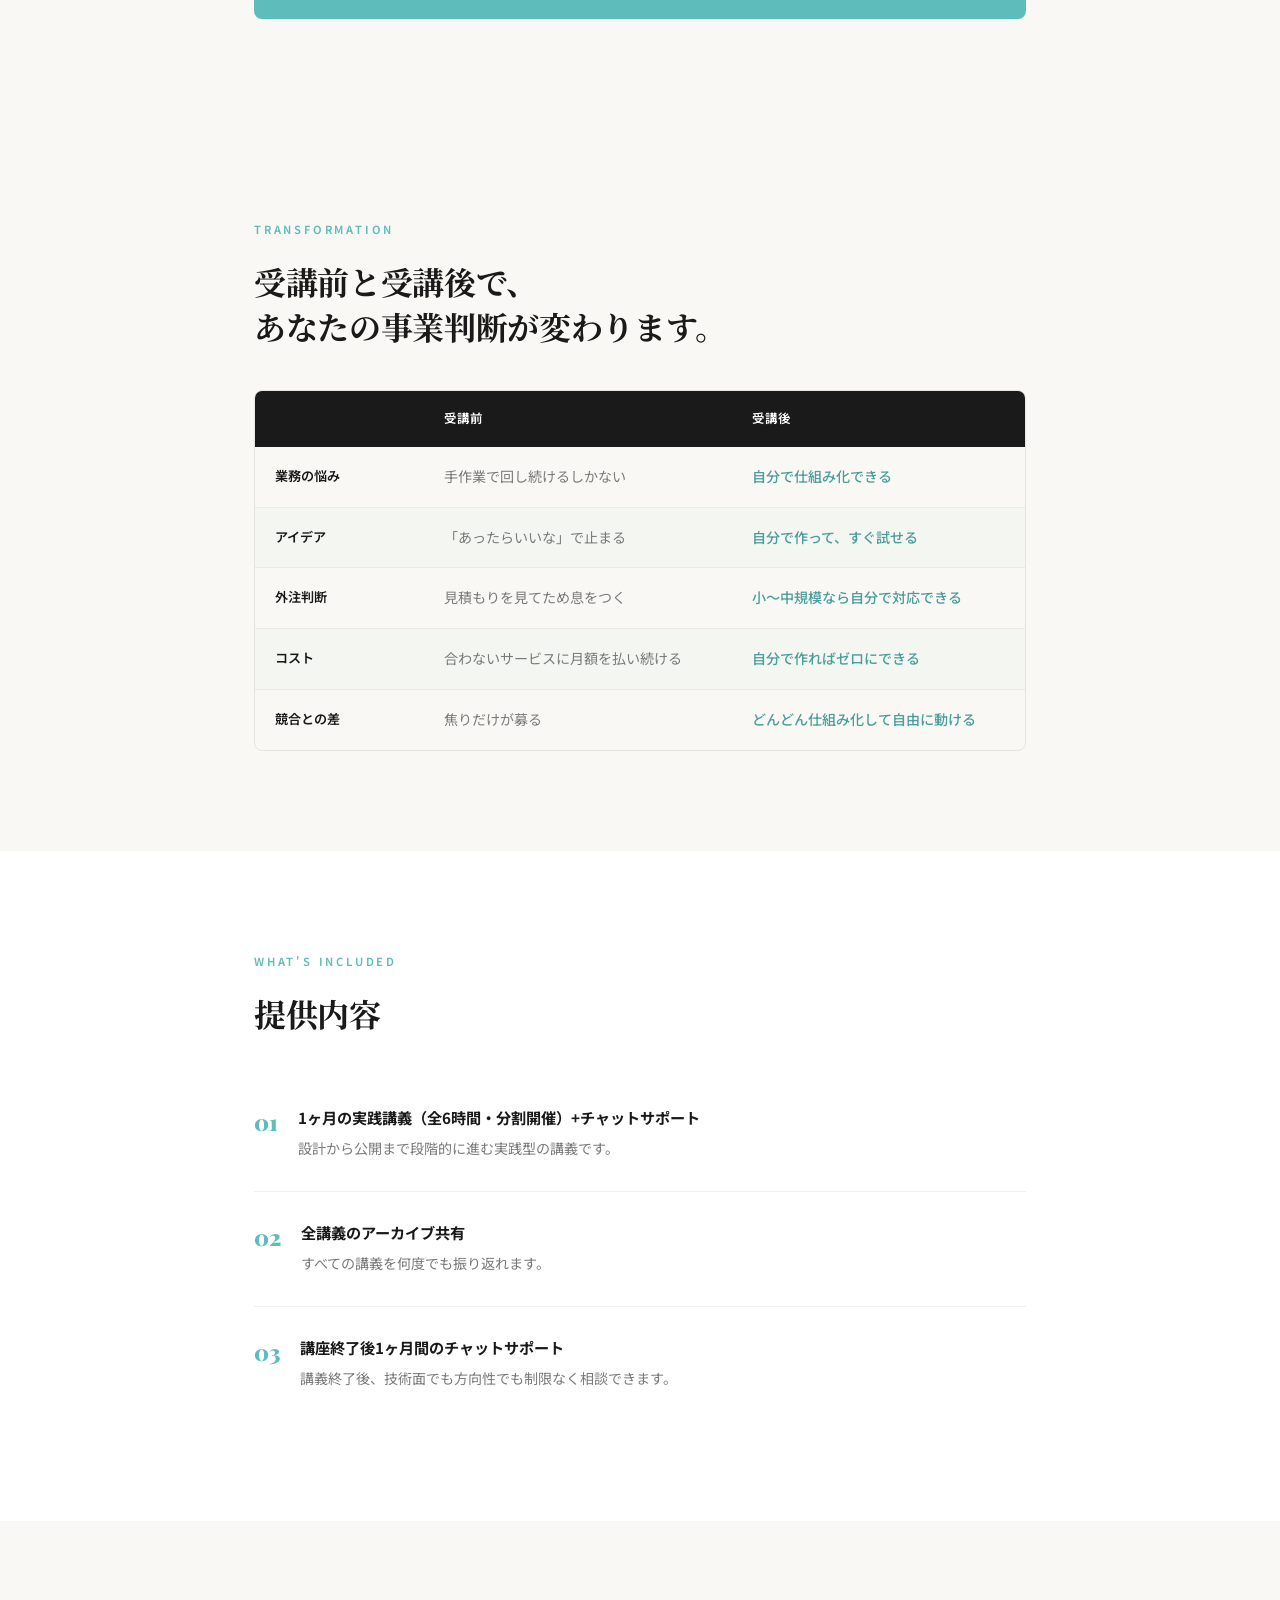
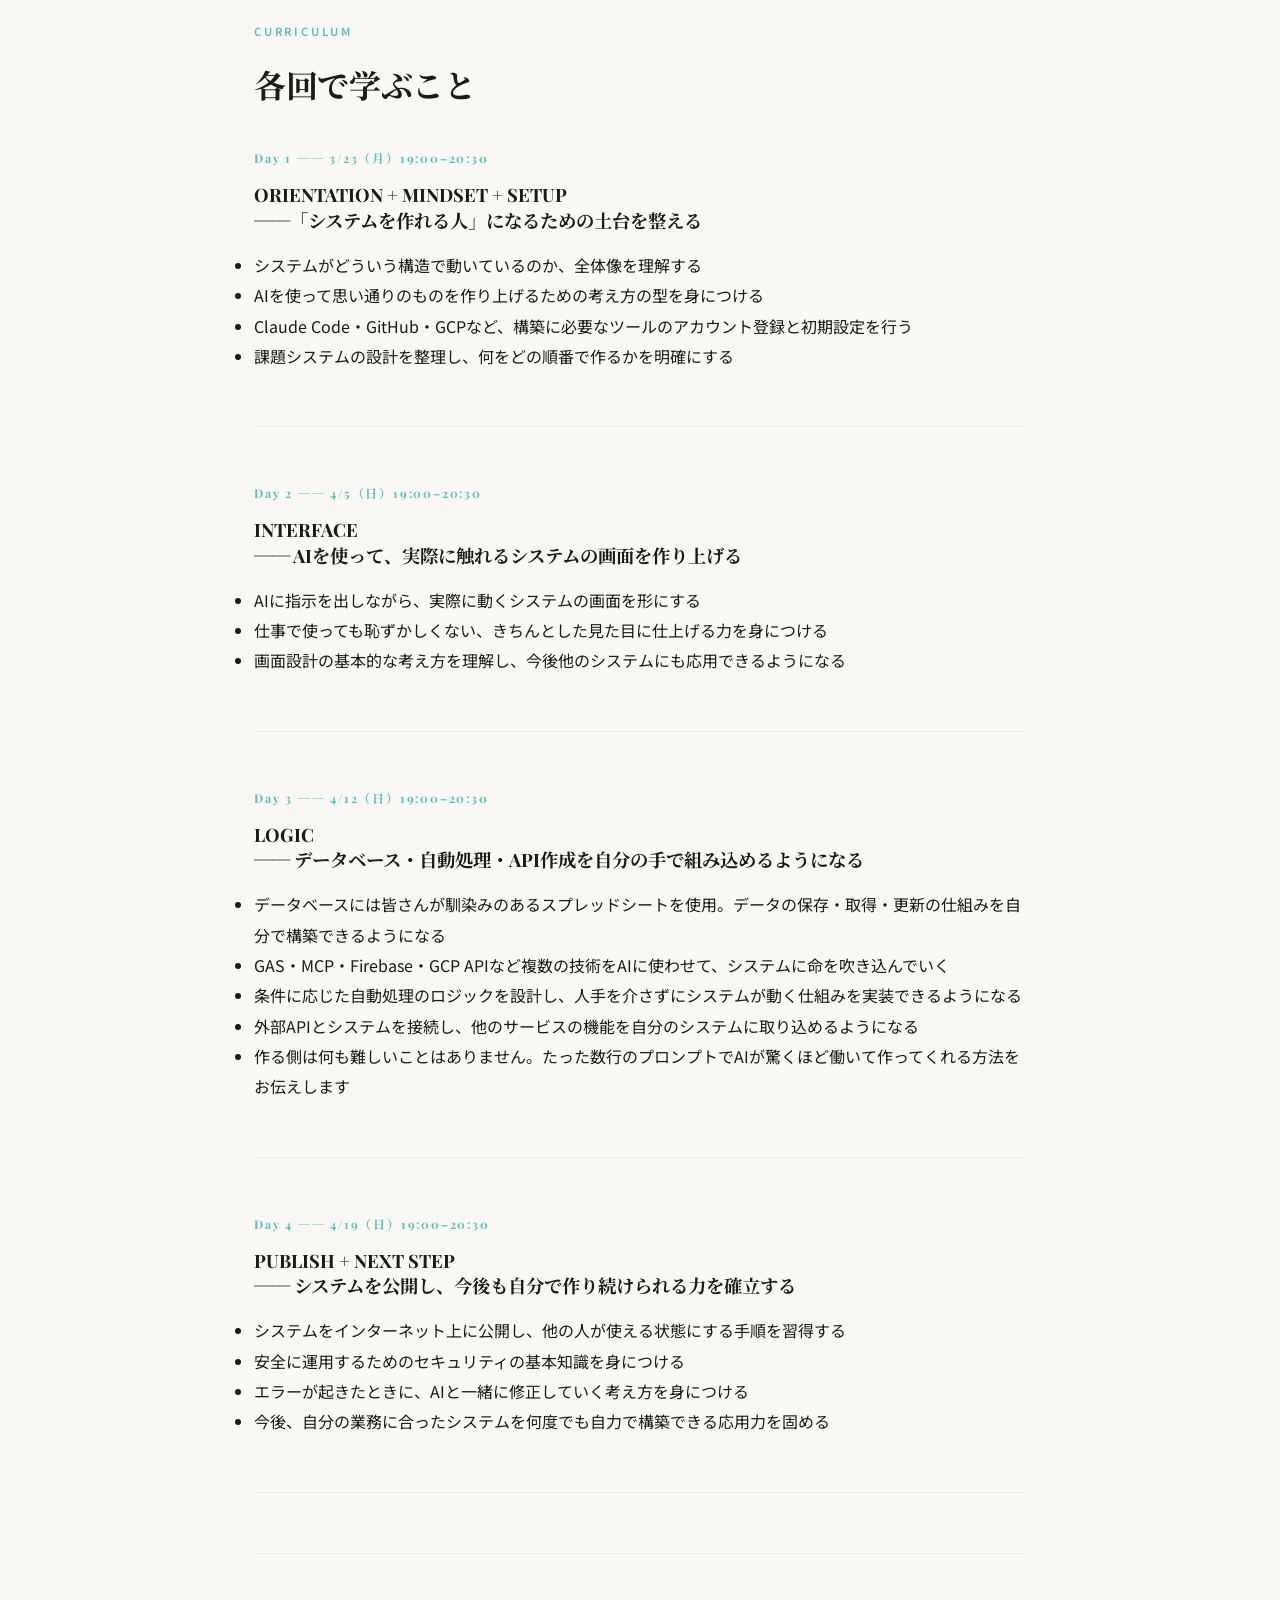
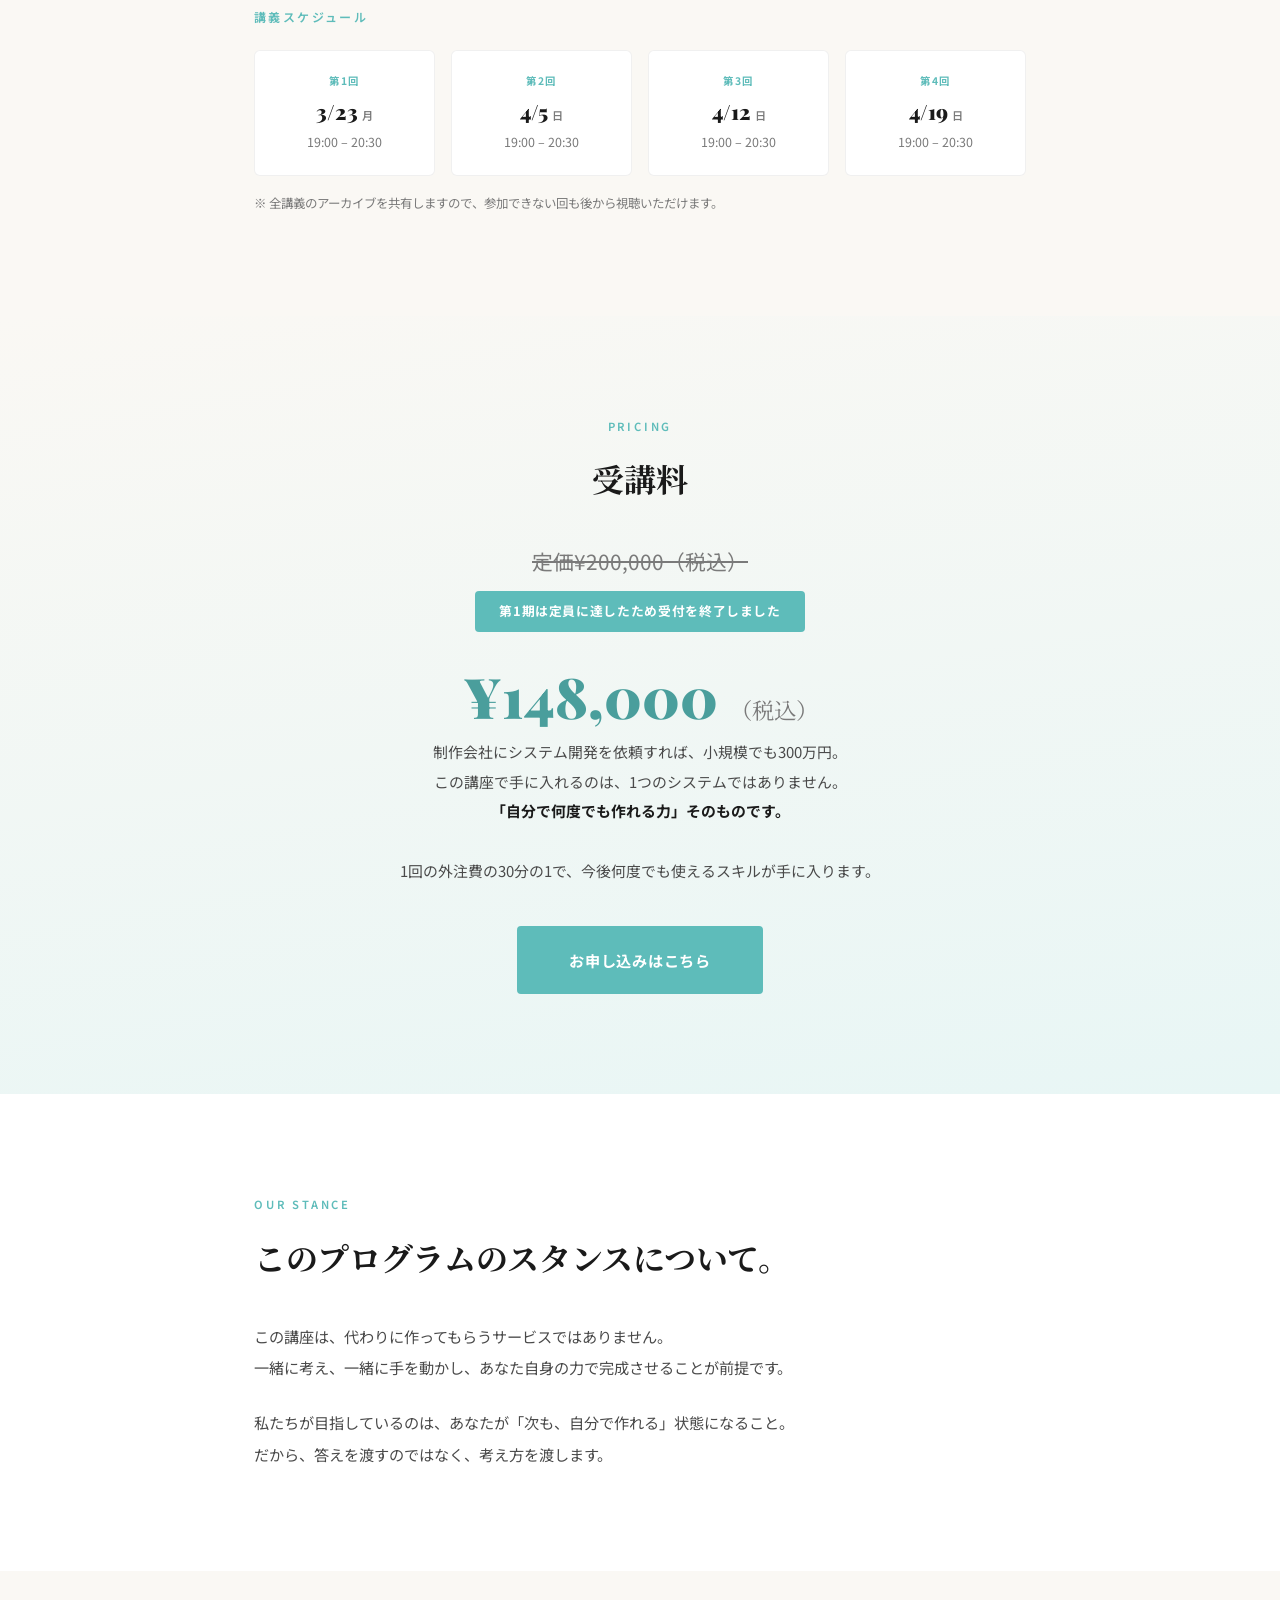
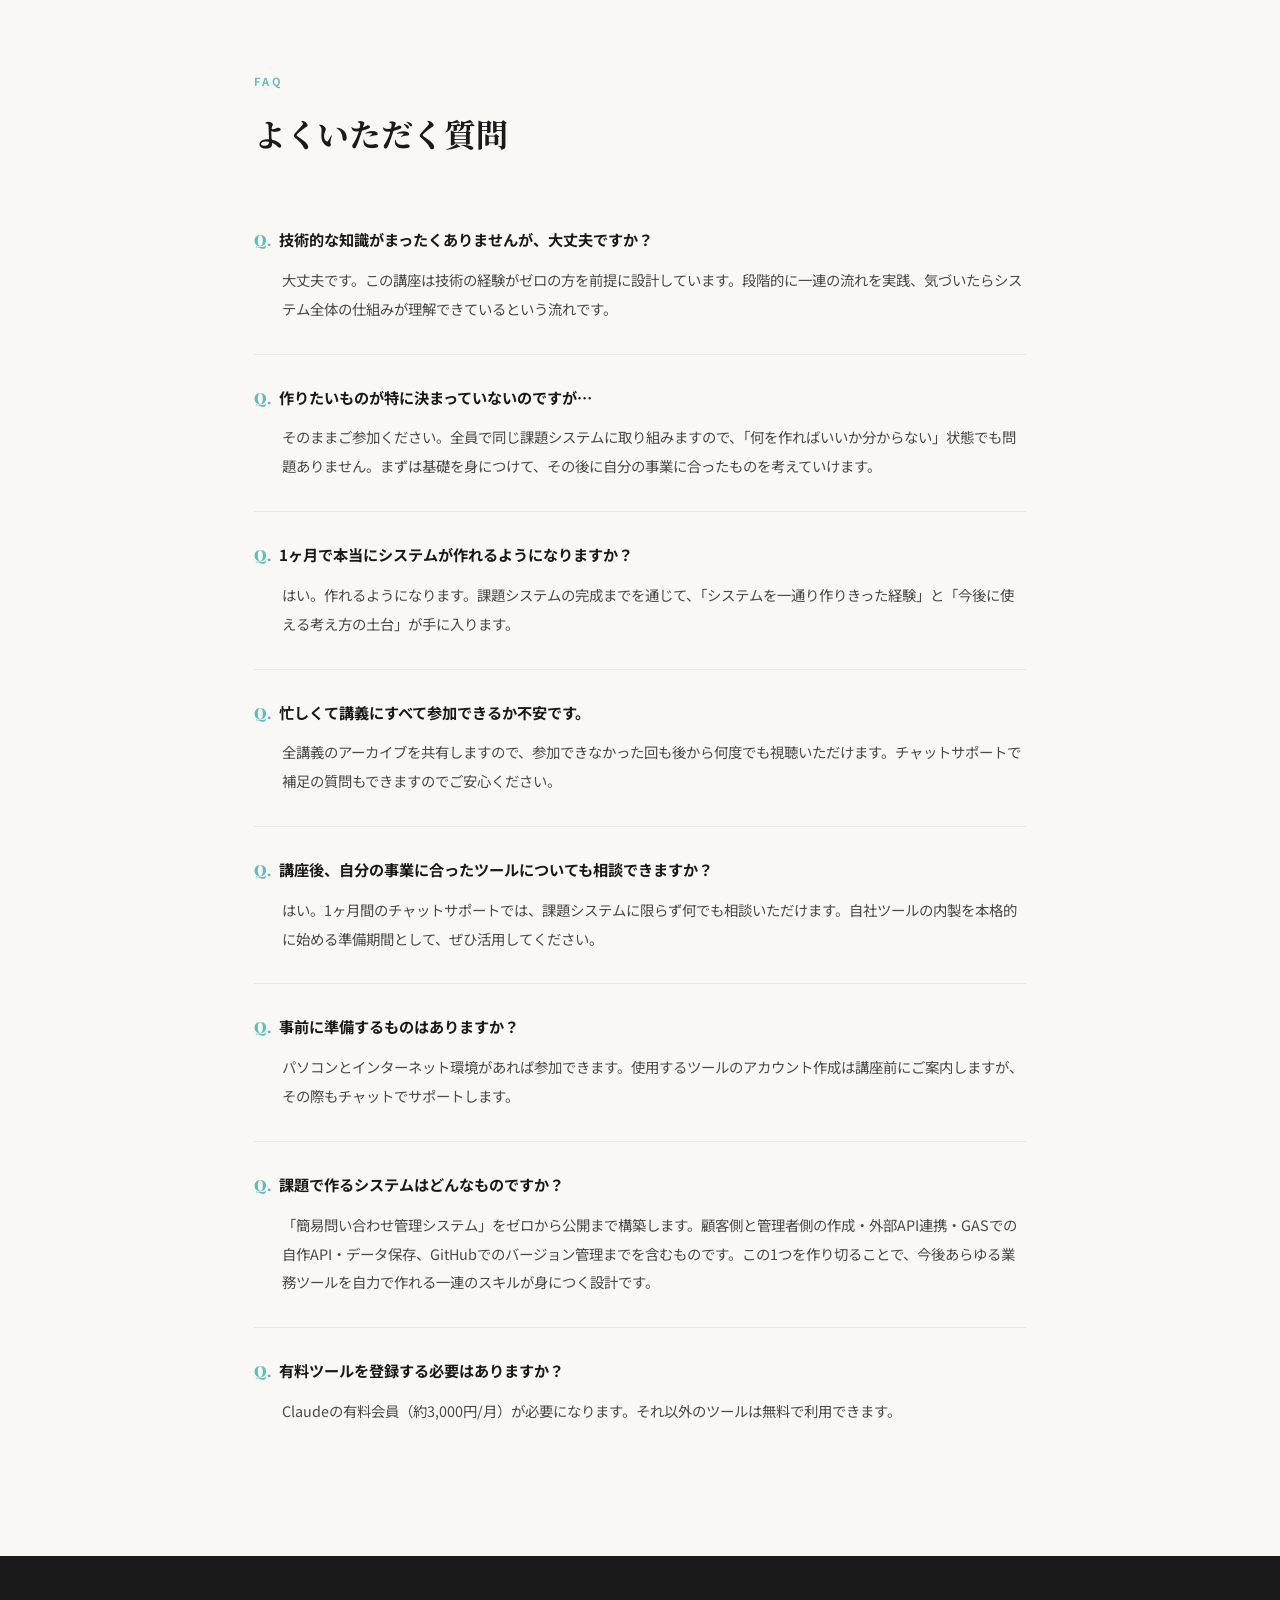
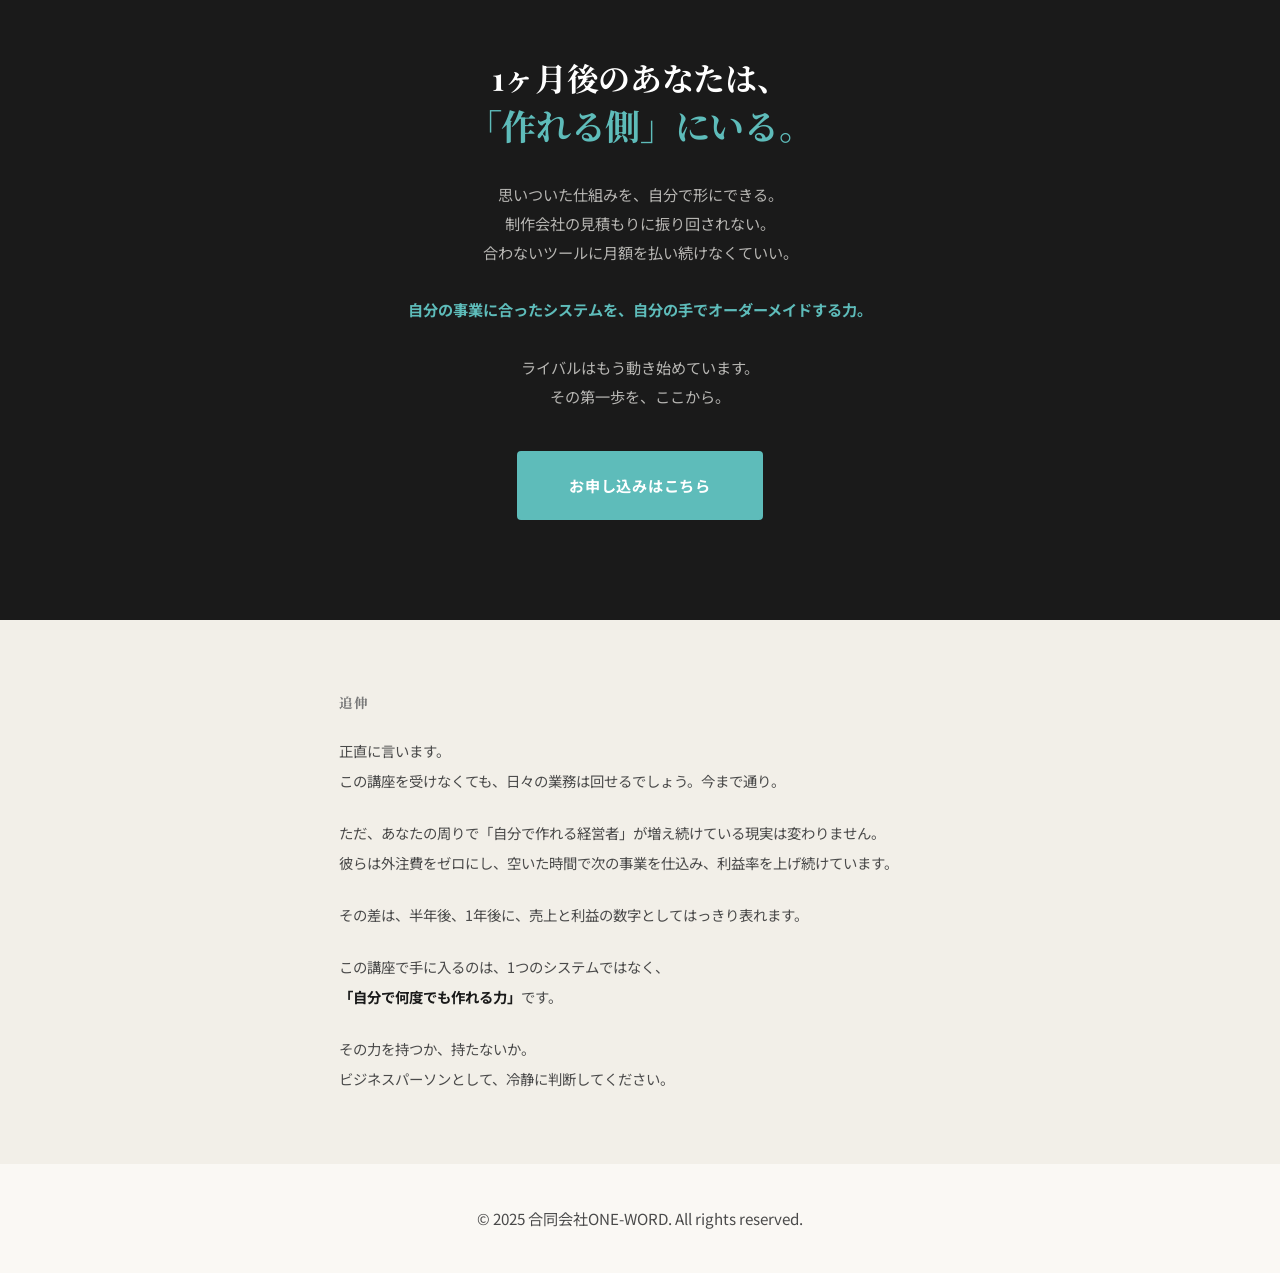
<file: bootcamp-lp.html>
<!DOCTYPE html>
<html lang="ja">
<head>
<meta charset="UTF-8">
<meta name="viewport" content="width=device-width, initial-scale=1.0">
<title>AI内製化ブートキャンプ | 自分の業務に合ったシステムを、自分の手でオーダーメイドする</title>
<link rel="preconnect" href="https://fonts.googleapis.com">
<link rel="preconnect" href="https://fonts.gstatic.com" crossorigin>
<link href="https://fonts.googleapis.com/css2?family=Noto+Serif+JP:wght@400;600;700;900&family=Noto+Sans+JP:wght@300;400;500;600;700&family=Playfair+Display:ital,wght@0,400;0,700;0,900;1,400&display=swap" rel="stylesheet">
<link rel="stylesheet" href="bootcamp-lp.css">
</head>
<body>

<!-- HERO -->
<section class="hero">
  <div class="hero__inner">
    <span class="hero__label">AI BUILDER BOOTCAMP</span>
    <h1>たった1ヶ月で、自分の業務に合ったシステムを<br><strong>自分の手で、オーダーメイドできる。</strong></h1>
    <p class="hero__sub">システムを作るのが、エンジニアだけの時代は終わりました。<br>AIの力を借りれば、誰でも自分の業務に合ったシステムを構築できます。<br>この講座は、その力を手に入れるプログラムです。</p>
    <a href="#" onclick="document.getElementById('closedModal').style.display='flex';return false;" class="hero__btn" style="animation: fadeUp 1s ease 0.8s both;">お申し込みはこちら</a>
  </div>
</section>

<!-- PAIN -->
<section class="section">
  <div class="container">
    <span class="label animate">PAIN POINTS</span>
    <h2 class="animate">こんなもどかしさ、感じていませんか。</h2>
    <ul class="pain__list">
      <li class="pain__item animate animate-delay-1">「こういう仕組みがあったら業務が回るのに」というアイデアはある。でも、それを形にする方法が分からない。頼める人も周りにいない。</li>
      <li class="pain__item animate animate-delay-2">制作会社に相談したら、見積もりが数百万円だった。やりたいことは小さな業務改善なのに、予算がまったく合わない。</li>
      <li class="pain__item animate animate-delay-3">業務に合うツールがない。既製のサービスは機能が多すぎて持て余すか、痒いところに手が届かない。結局、手作業で補っている。</li>
      <li class="pain__item animate animate-delay-4">仕組み化したい業務はあるのに、いつまでもコピペや手入力のまま。非効率だと分かっていて、手をつけられていない。</li>
      <li class="pain__item animate animate-delay-4">SNSを見ると、自分でAIを使って業務ツールを作り、成果を上げている経営者が増えている。同じ立場なのに、正直、焦りを感じている。</li>
    </ul>
    <div class="pain__cta animate">
      <strong>ひとつでも心当たりがあるなら、このまま読み進めてください。</strong><br>
      この講座は、まさにそのもどかしさを抱えたあなたのために作られたプログラムです。
    </div>
  </div>
</section>

<!-- SHIFT -->
<section class="section section--alt">
  <div class="container">
    <span class="label animate">THE SHIFT</span>
    <h2 class="animate">すでにシステムを「自分で作れる側」に回った<br>人が急増してます</h2>
    <div class="shift__text animate">
      <p>それはエンジニアではありません。<br>あなたと同じ、未経験者です。</p>
      <p>AIの力を借りて、自分の業務にぴったり合ったシステムを、自分の手で作っている。<br>外注しなくていい。既製品に合わせなくていい。<br>自分が一番よく知っている「うちの業務」に、100%フィットするものを、自分で作る。</p>
      <p><strong>その結果、何が起きているか。</strong></p>
      <p>手作業に費やしていた時間が空き、より創造的な事業に時間を使えるようになっている。<br>毎月払い続けていたツールの利用料がなくなり、利益率が上がっている。<br>AIによって新しい価値を生み出し、ビジネスチャンスを拡大している<br>「うちの会社にはこういう仕組みがある」と言えることが、取引先からの信頼にもつながっている。</p>
    </div>
    <div class="shift__highlight animate">この講座は、あなたをその側に連れていくためのプログラムです。</div>
  </div>
</section>

<!-- LOSS AVERSION -->
<section class="section loss">
  <div class="container">
    <span class="label label--light animate">WARNING</span>
    <h2 class="animate">これは効率化の話ではありません。<br>事業の生存戦略の話です。</h2>
    <p class="animate">いま、あなたの同業者や競合の中に、自分の手でAIを使って業務システムを作り上げている人たちが急増しています。</p>
    <p class="animate"><strong>彼らは何をしているか。</strong></p>
    <div class="loss__divider animate"></div>
    <p class="animate">あなたがつまらないタスクをイヤイヤしてる間に、ライバルは自分専用の業務ツールを数日で完成させ、もう次のステージへ進んでいる。</p>
    <p class="animate">あなたが合わないツールに月額を払い続けている間に、ライバルは自分で作ったシステムで、コストゼロで同じかそれ以上の仕事を回している。</p>
    <p class="animate">あなたが顧客を待たせている間に、新しい価値を生み出しビジネスを成長させている。</p>
    <p class="animate"><strong>あなたがその波に乗っていなければ、1年後には、取り返しのつかない差がついているはずです。</strong></p>
    <p class="animate">あなたが「いつかやろう」と思っている間に、その「いつか」は、もう来ない距離まで離れてしまうかもしれません。</p>
    <div class="inline-cta animate">
      <a href="https://docs.google.com/forms/d/e/1FAIpQLSeRiAV83-ahXmSRUGzZacNjD_d8bTJrzepeIL0aIa-EX3j33Q/viewform?usp=dialog" target="_blank" class="inline-cta__link">今すぐ申し込む &rarr;</a>
    </div>
  </div>
</section>

<!-- FUTURE -->
<section class="section">
  <div class="container">
    <span class="label animate">YOUR FUTURE</span>
    <h2 class="animate">1ヶ月後、<br>あなたの事業はこう変わっています。</h2>
    <div class="future__scene animate">
      <div class="future__scene-label">月曜日の朝——</div>
      <p>今までは「また手入力か」と思いながらパソコンを開いていた。<br>2ヶ月後のあなたは、自分で作った仕組みが自動で処理してくれるのを確認するだけ。<br>空いた時間は、本来やるべき仕事——<strong>事業の成長</strong>に使える。</p>
    </div>
    <div class="future__scene animate">
      <div class="future__scene-label">「こんな仕組みがあったら」と思いついたとき——</div>
      <p>以前なら、見積もりを取るか、既存サービスを調べるか、諦めるか、その3択だった。<br>2ヶ月後のあなたは、自分で作る。<br><strong>>思いついたら、動くものが手元にある。</strong></p>
    </div>
    <div class="future__scene animate">
      <div class="future__scene-label">ライバルが新しいツールを導入したと聞いたとき——</div>
      <p>焦る必要がない。<br>自分の業務に最適化したものを、自分のペースで作れるから。<br>しかも<strong>外注費はゼロ。無駄な月額課金もゼロ。</strong></p>
    </div>
    <div class="future__scene animate">
      <div class="future__scene-label">取引先やお客様から「仕組みがしっかりしてますね」と言われる——</div>
      <p>それは高額なシステムを入れたからではない。<br><strong>自分で、自分の業務に合わせて作ったもの</strong>だから、<br>現場を知ってるあなたが作るからジャストフィットしている。</p>
    </div>
    <div class="future__scene animate">
      <div class="future__scene-label">新しい事業のアイデアが浮かんだとき——</div>
      <p>「まず作ってみよう」と思える。<br>試作品を作って、反応を見て、改善する。<br><strong>そのサイクルが、自分の手の中にある。</strong></p>
    </div>
  </div>
</section>

<!-- DEFINITION -->
<section class="section section--alt">
  <div class="container">
    <span class="label animate">THE PROGRAM</span>
    <h2 class="animate">これは「知って終わりの講座」ではありません。<br><span style="color: var(--brand-dark); font-size: 1.1em;">使える力が身につく「実践講座」です。</span></h2>
    <p class="animate">エンジニアになることが目的ではありません。</p>
    <p class="animate">AIの力を借りて、自分の業務に最適なシステムを<br><strong>自分の手で設計し、組み立て、人に使ってもらえる状態にする</strong>——<br>それができるようになることが、この講座のゴールです。</p>
    <p class="animate">1ヶ月の実践プログラムで、全員が同じ課題システムを一緒に作り上げます。<br>この「一度、全部作りきった」という経験が、<br>今後あなたが何を作るときにも使える確かな土台になります。</p>
  </div>
</section>

<!-- SAFETY -->
<section class="section">
  <div class="container">
    <div class="safety-box animate">
      <h2>「何を作ればいいか分からない」<br>という方も、そのまま来てください。</h2>
      <p>この講座には、全員が取り組む共通の課題システムが用意されています。<br>いきなり「好きなものを作ってください」とは言いません。</p>
      <p>同じものを、同じ順序で、一緒に作る。<br>だから迷わない。だから完走できる。</p>
      <p>この経験があるからこそ、<br><strong>「次は自分の業務で作ってみよう」と思ったとき、迷わず手を動かせるようになります。</strong></p>
    </div>
  </div>
</section>

<!-- BEFORE / AFTER -->
<section class="section">
  <div class="container">
    <span class="label animate">TRANSFORMATION</span>
    <h2 class="animate">受講前と受講後で、<br>あなたの事業判断が変わります。</h2>
    <table class="ba-table animate">
      <thead><tr><th></th><th>受講前</th><th>受講後</th></tr></thead>
      <tbody>
        <tr><td class="ba-label">業務の悩み</td><td class="ba-before">手作業で回し続けるしかない</td><td class="ba-after">自分で仕組み化できる</td></tr>
        <tr><td class="ba-label">アイデア</td><td class="ba-before">「あったらいいな」で止まる</td><td class="ba-after">自分で作って、すぐ試せる</td></tr>
        <tr><td class="ba-label">外注判断</td><td class="ba-before">見積もりを見てため息をつく</td><td class="ba-after">小〜中規模なら自分で対応できる</td></tr>
        <tr><td class="ba-label">コスト</td><td class="ba-before">合わないサービスに月額を払い続ける</td><td class="ba-after">自分で作ればゼロにできる</td></tr>
        <tr><td class="ba-label">競合との差</td><td class="ba-before">焦りだけが募る</td><td class="ba-after">どんどん仕組み化して自由に動ける</td></tr>
      </tbody>
    </table>
  </div>
</section>

<!-- INCLUDES -->
<section class="section section--alt">
  <div class="container">
    <span class="label animate">WHAT'S INCLUDED</span>
    <h2 class="animate">提供内容</h2>
    <div class="includes__item animate">
      <div class="includes__num">01</div>
      <div class="includes__content"><h3>1ヶ月の実践講義（全6時間・分割開催）+チャットサポート</h3><p>設計から公開まで段階的に進む実践型の講義です。</p></div>
    </div>
    <div class="includes__item animate">
      <div class="includes__num">02</div>
      <div class="includes__content"><h3>全講義のアーカイブ共有</h3><p>すべての講義を何度でも振り返れます。</p></div>
    </div>
    <div class="includes__item animate">
      <div class="includes__num">03</div>
      <div class="includes__content"><h3>講座終了後1ヶ月間のチャットサポート</h3><p>講義終了後、技術面でも方向性でも制限なく相談できます。</p></div>
    </div>
  </div>
</section>

<!-- CURRICULUM -->
<section class="section">
  <div class="container">
    <span class="label animate">CURRICULUM</span>
    <h2 class="animate">各回で学ぶこと</h2>

    <div class="curriculum__step animate">
      <span class="curriculum__step-num">Day 1 ── 3/23（月）19:00–20:30</span>
      <h3>ORIENTATION + MINDSET + SETUP<br>──「システムを作れる人」になるための土台を整える</h3>
      <ul class="curriculum__list">
        <li>システムがどういう構造で動いているのか、全体像を理解する</li>
        <li>AIを使って思い通りのものを作り上げるための考え方の型を身につける</li>
        <li>Claude Code・GitHub・GCPなど、構築に必要なツールのアカウント登録と初期設定を行う</li>
        <li>課題システムの設計を整理し、何をどの順番で作るかを明確にする</li>
      </ul>
    </div>

    <div class="curriculum__step animate">
      <span class="curriculum__step-num">Day 2 ── 4/5（日）19:00–20:30</span>
      <h3>INTERFACE<br>── AIを使って、実際に触れるシステムの画面を作り上げる</h3>
      <ul class="curriculum__list">
        <li>AIに指示を出しながら、実際に動くシステムの画面を形にする</li>
        <li>仕事で使っても恥ずかしくない、きちんとした見た目に仕上げる力を身につける</li>
        <li>画面設計の基本的な考え方を理解し、今後他のシステムにも応用できるようになる</li>
      </ul>
    </div>

    <div class="curriculum__step animate">
      <span class="curriculum__step-num">Day 3 ── 4/12（日）19:00–20:30</span>
      <h3>LOGIC<br>── データベース・自動処理・API作成を自分の手で組み込めるようになる</h3>
      <ul class="curriculum__list">
        <li>データベースには皆さんが馴染みのあるスプレッドシートを使用。データの保存・取得・更新の仕組みを自分で構築できるようになる</li>
        <li>GAS・MCP・Firebase・GCP APIなど複数の技術をAIに使わせて、システムに命を吹き込んでいく</li>
        <li>条件に応じた自動処理のロジックを設計し、人手を介さずにシステムが動く仕組みを実装できるようになる</li>
        <li>外部APIとシステムを接続し、他のサービスの機能を自分のシステムに取り込めるようになる</li>
        <li>作る側は何も難しいことはありません。たった数行のプロンプトでAIが驚くほど働いて作ってくれる方法をお伝えします</li>
      </ul>
    </div>

    <div class="curriculum__step animate">
      <span class="curriculum__step-num">Day 4 ── 4/19（日）19:00–20:30</span>
      <h3>PUBLISH + NEXT STEP<br>── システムを公開し、今後も自分で作り続けられる力を確立する</h3>
      <ul class="curriculum__list">
        <li>システムをインターネット上に公開し、他の人が使える状態にする手順を習得する</li>
        <li>安全に運用するためのセキュリティの基本知識を身につける</li>
        <li>エラーが起きたときに、AIと一緒に修正していく考え方を身につける</li>
        <li>今後、自分の業務に合ったシステムを何度でも自力で構築できる応用力を固める</li>
      </ul>
    </div>

    <div class="schedule animate">
      <h3 class="schedule__title">講義スケジュール</h3>
      <div class="schedule__list">
        <div class="schedule__item">
          <span class="schedule__label">第1回</span>
          <span class="schedule__date">3/23<span class="schedule__day">月</span></span>
          <span class="schedule__time">19:00 – 20:30</span>
        </div>
        <div class="schedule__item">
          <span class="schedule__label">第2回</span>
          <span class="schedule__date">4/5<span class="schedule__day">日</span></span>
          <span class="schedule__time">19:00 – 20:30</span>
        </div>
        <div class="schedule__item">
          <span class="schedule__label">第3回</span>
          <span class="schedule__date">4/12<span class="schedule__day">日</span></span>
          <span class="schedule__time">19:00 – 20:30</span>
        </div>
        <div class="schedule__item">
          <span class="schedule__label">第4回</span>
          <span class="schedule__date">4/19<span class="schedule__day">日</span></span>
          <span class="schedule__time">19:00 – 20:30</span>
        </div>
      </div>
      <p class="schedule__note">※ 全講義のアーカイブを共有しますので、参加できない回も後から視聴いただけます。</p>
    </div>
  </div>
</section>

<!-- PRICING -->
<section class="section pricing">
  <div class="container">
    <span class="label animate">PRICING</span>
    <h2 class="animate">受講料</h2>
    <div class="pricing__original animate">定価¥200,000（税込）</div>
    <div class="pricing__badge animate">第1期は定員に達したため受付を終了しました</div>
    <div class="pricing__price animate">¥148,000 <span>（税込）</span></div>
    <p class="pricing__note animate">制作会社にシステム開発を依頼すれば、小規模でも300万円。<br>この講座で手に入れるのは、1つのシステムではありません。<br><strong>「自分で何度でも作れる力」そのものです。</strong><br><br>1回の外注費の30分の1で、今後何度でも使えるスキルが手に入ります。</p>
    <a href="#" onclick="document.getElementById('closedModal').style.display='flex';return false;" class="cta__btn cta__btn--pricing animate">お申し込みはこちら</a>
  </div>
</section>

<!-- STANCE -->
<section class="section section--alt stance">
  <div class="container">
    <span class="label animate">OUR STANCE</span>
    <h2 class="animate">このプログラムのスタンスについて。</h2>
    <p class="animate">この講座は、代わりに作ってもらうサービスではありません。<br>一緒に考え、一緒に手を動かし、あなた自身の力で完成させることが前提です。</p>
    <p class="animate">私たちが目指しているのは、あなたが「次も、自分で作れる」状態になること。<br>だから、答えを渡すのではなく、考え方を渡します。</p>
  </div>
</section>

<!-- FAQ -->
<section class="section">
  <div class="container">
    <span class="label animate">FAQ</span>
    <h2 class="animate">よくいただく質問</h2>
    <div class="faq__item animate"><div class="faq__q">技術的な知識がまったくありませんが、大丈夫ですか？</div><div class="faq__a">大丈夫です。この講座は技術の経験がゼロの方を前提に設計しています。段階的に一連の流れを実践、気づいたらシステム全体の仕組みが理解できているという流れです。</div></div>
    <div class="faq__item animate"><div class="faq__q">作りたいものが特に決まっていないのですが…</div><div class="faq__a">そのままご参加ください。全員で同じ課題システムに取り組みますので、「何を作ればいいか分からない」状態でも問題ありません。まずは基礎を身につけて、その後に自分の事業に合ったものを考えていけます。</div></div>
    <div class="faq__item animate"><div class="faq__q">1ヶ月で本当にシステムが作れるようになりますか？</div><div class="faq__a">はい。作れるようになります。課題システムの完成までを通じて、「システムを一通り作りきった経験」と「今後に使える考え方の土台」が手に入ります。</div></div>
    <div class="faq__item animate"><div class="faq__q">忙しくて講義にすべて参加できるか不安です。</div><div class="faq__a">全講義のアーカイブを共有しますので、参加できなかった回も後から何度でも視聴いただけます。チャットサポートで補足の質問もできますのでご安心ください。</div></div>
    <div class="faq__item animate"><div class="faq__q">講座後、自分の事業に合ったツールについても相談できますか？</div><div class="faq__a">はい。1ヶ月間のチャットサポートでは、課題システムに限らず何でも相談いただけます。自社ツールの内製を本格的に始める準備期間として、ぜひ活用してください。</div></div>
    <div class="faq__item animate"><div class="faq__q">事前に準備するものはありますか？</div><div class="faq__a">パソコンとインターネット環境があれば参加できます。使用するツールのアカウント作成は講座前にご案内しますが、その際もチャットでサポートします。</div></div>
    <div class="faq__item animate"><div class="faq__q">課題で作るシステムはどんなものですか？</div><div class="faq__a">「簡易問い合わせ管理システム」をゼロから公開まで構築します。顧客側と管理者側の作成・外部API連携・GASでの自作API・データ保存、GitHubでのバージョン管理までを含むものです。この1つを作り切ることで、今後あらゆる業務ツールを自力で作れる一連のスキルが身につく設計です。</div></div>
    <div class="faq__item animate"><div class="faq__q">有料ツールを登録する必要はありますか？</div><div class="faq__a">Claudeの有料会員（約3,000円/月）が必要になります。それ以外のツールは無料で利用できます。</div></div>
  </div>
</section>

<!-- CTA -->
<section class="cta">
  <div class="container">
    <h2 class="animate">1ヶ月後のあなたは、<br><strong>「作れる側」にいる。</strong></h2>
    <p class="animate">思いついた仕組みを、自分で形にできる。<br>制作会社の見積もりに振り回されない。<br>合わないツールに月額を払い続けなくていい。<br><br><strong style="color: var(--brand);">自分の事業に合ったシステムを、自分の手でオーダーメイドする力。</strong><br><br>ライバルはもう動き始めています。<br>その第一歩を、ここから。</p>
    <a href="#" onclick="document.getElementById('closedModal').style.display='flex';return false;" class="cta__btn animate">お申し込みはこちら</a>
  </div>
</section>

<!-- POSTSCRIPT -->
<section class="postscript">
  <div class="postscript__inner">
    <div class="postscript__title animate">追伸</div>
    <p class="animate">正直に言います。<br>この講座を受けなくても、日々の業務は回せるでしょう。今まで通り。</p>
    <p class="animate">ただ、あなたの周りで「自分で作れる経営者」が増え続けている現実は変わりません。<br>彼らは外注費をゼロにし、空いた時間で次の事業を仕込み、利益率を上げ続けています。</p>
    <p class="animate">その差は、半年後、1年後に、売上と利益の数字としてはっきり表れます。</p>
    <p class="animate">この講座で手に入るのは、1つのシステムではなく、<br><strong>「自分で何度でも作れる力」</strong>です。</p>
    <p class="animate">その力を持つか、持たないか。<br>ビジネスパーソンとして、冷静に判断してください。</p>
  </div>
</section>

<!-- CLOSED MODAL -->
<div id="closedModal" style="display:none;position:fixed;inset:0;z-index:9999;background:rgba(0,0,0,.6);align-items:center;justify-content:center;" onclick="if(event.target===this)this.style.display='none'">
  <div style="background:#fff;border-radius:16px;max-width:480px;width:90%;padding:40px 32px;text-align:center;position:relative;">
    <button onclick="document.getElementById('closedModal').style.display='none'" style="position:absolute;top:12px;right:16px;background:none;border:none;font-size:24px;cursor:pointer;color:#999;">&times;</button>
    <p style="font-size:18px;font-weight:700;color:#1a1a2e;margin:0 0 16px;">第1期の定員に達したため、<br>受付を終了しました</p>
    <p style="font-size:15px;color:#555;margin:0 0 20px;">第2期の募集をお待ちください</p>
    <p style="font-size:14px;color:#555;margin:0 0 16px;line-height:1.8;">第2期の申し込みのご案内はこちらの<br>LINEからさせていただきますので、<br>気になる方は追加よろしくお願いします。</p>
    <a href="https://lin.ee/4rWWcdP" target="_blank" style="display:inline-block;background:#06C755;color:#fff;font-weight:700;font-size:15px;padding:12px 32px;border-radius:8px;text-decoration:none;">LINEで友だち追加する</a>
  </div>
</div>

<footer class="footer"><p>&copy; 2025 合同会社ONE-WORD. All rights reserved.</p></footer>

<script>
document.addEventListener('DOMContentLoaded', () => {
  const observer = new IntersectionObserver((entries) => {
    entries.forEach(entry => { if (entry.isIntersecting) entry.target.classList.add('visible'); });
  }, { threshold: 0.1, rootMargin: '0px 0px -40px 0px' });
  document.querySelectorAll('.animate').forEach(el => observer.observe(el));
});
</script>
</body>
</html>
</file>
<file: bootcamp-lp.css>
:root {
  --brand: #5ebcba;
  --brand-dark: #4a9e9c;
  --brand-light: #e8f6f5;
  --brand-glow: rgba(94, 188, 186, 0.15);
  --cream: #faf8f4;
  --cream-dark: #f2efe8;
  --ink: #1a1a1a;
  --ink-light: #4a4a4a;
  --ink-muted: #7a7a7a;
  --white: #ffffff;
  --serif: 'Playfair Display', 'Noto Serif JP', serif;
  --sans: 'Noto Sans JP', sans-serif;
}
*, *::before, *::after { margin: 0; padding: 0; box-sizing: border-box; }
html { scroll-behavior: smooth; font-size: 16px; }
body {
  font-family: var(--sans);
  background: var(--cream);
  color: var(--ink);
  line-height: 1.9;
  font-weight: 400;
  -webkit-font-smoothing: antialiased;
  overflow-x: hidden;
}
.container { max-width: 820px; margin: 0 auto; padding: 0 24px; }
.section { padding: 100px 0; }
.section--alt { background: var(--white); }
.section--dark { background: var(--ink); color: var(--cream); }
.label {
  font-family: var(--sans);
  font-size: 0.7rem;
  font-weight: 600;
  letter-spacing: 0.25em;
  text-transform: uppercase;
  color: var(--brand);
  margin-bottom: 20px;
  display: block;
}
.label--light { color: rgba(255,255,255,0.6); }
h1, h2, h3 { font-family: var(--serif); font-weight: 700; line-height: 1.4; }
h1 { font-size: clamp(1.8rem, 5vw, 2.8rem); letter-spacing: -0.02em; }
h2 { font-size: clamp(1.4rem, 3.5vw, 2rem); margin-bottom: 40px; letter-spacing: -0.01em; }
h3 { font-size: clamp(1.1rem, 2.5vw, 1.4rem); margin-bottom: 20px; }
p { margin-bottom: 1.5em; color: var(--ink-light); font-size: 0.95rem; }
p:last-child { margin-bottom: 0; }
strong, b { font-weight: 700; color: var(--ink); }

@keyframes fadeUp {
  from { opacity: 0; transform: translateY(30px); }
  to { opacity: 1; transform: translateY(0); }
}
@keyframes fadeIn {
  from { opacity: 0; }
  to { opacity: 1; }
}
.animate { opacity: 0; }
.animate.visible { animation: fadeUp 0.8s ease forwards; }
.animate-delay-1 { animation-delay: 0.15s; }
.animate-delay-2 { animation-delay: 0.3s; }
.animate-delay-3 { animation-delay: 0.45s; }
.animate-delay-4 { animation-delay: 0.6s; }

/* HERO */
.hero {
  min-height: 100vh;
  display: flex;
  align-items: center;
  justify-content: center;
  position: relative;
  overflow: hidden;
  background: linear-gradient(160deg, var(--cream) 0%, var(--cream-dark) 50%, var(--brand-light) 100%);
}
.hero::before {
  content: '';
  position: absolute;
  top: -20%;
  right: -15%;
  width: 600px;
  height: 600px;
  border-radius: 50%;
  background: var(--brand-glow);
  filter: blur(100px);
  pointer-events: none;
}
.hero::after {
  content: '';
  position: absolute;
  bottom: -10%;
  left: -10%;
  width: 400px;
  height: 400px;
  border-radius: 50%;
  background: rgba(94, 188, 186, 0.08);
  filter: blur(80px);
  pointer-events: none;
}
.hero__inner {
  text-align: center;
  position: relative;
  z-index: 1;
  padding: 60px 24px;
}
.hero__label {
  font-family: var(--sans);
  font-size: 0.65rem;
  font-weight: 600;
  letter-spacing: 0.35em;
  color: var(--brand);
  margin-bottom: 30px;
  display: inline-block;
  padding: 8px 20px;
  border: 1px solid var(--brand);
  border-radius: 2px;
  animation: fadeIn 1s ease 0.2s both;
}
.hero h1 {
  animation: fadeUp 1s ease 0.4s both;
  margin-bottom: 10px;
  color: var(--ink);
}
.hero h1 strong {
  color: var(--brand-dark);
  display: block;
  font-size: 1.15em;
}
.hero__sub {
  max-width: 600px;
  margin: 30px auto 0;
  font-size: 0.95rem;
  line-height: 2;
  color: var(--ink-light);
  animation: fadeUp 1s ease 0.6s both;
}
.hero__metrics {
  display: flex;
  justify-content: center;
  gap: 50px;
  margin-top: 50px;
  animation: fadeUp 1s ease 0.8s both;
}
.hero__metric { text-align: center; }
.hero__metric-value {
  font-family: var(--serif);
  font-size: 1.6rem;
  font-weight: 900;
  color: var(--brand-dark);
  display: block;
  line-height: 1.2;
}
.hero__metric-label {
  font-size: 0.7rem;
  color: var(--ink-muted);
  letter-spacing: 0.05em;
  margin-top: 6px;
  display: block;
}

.hero__btn {
  display: inline-block;
  margin-top: 40px;
  padding: 16px 44px;
  background: var(--brand);
  color: var(--white);
  font-family: var(--sans);
  font-size: 0.9rem;
  font-weight: 700;
  letter-spacing: 0.05em;
  border-radius: 4px;
  text-decoration: none;
  border: 2px solid var(--brand);
  transition: all 0.3s ease;
}
.hero__btn:hover { background: var(--brand-dark); border-color: var(--brand-dark); }

/* PAIN */
.pain__list { list-style: none; }
.pain__item {
  padding: 28px 0;
  border-bottom: 1px solid rgba(0,0,0,0.06);
  font-size: 0.95rem;
  line-height: 2;
  color: var(--ink-light);
  position: relative;
  padding-left: 30px;
}
.pain__item:last-child { border-bottom: none; }
.pain__item::before {
  content: '\2714';
  position: absolute;
  left: 0;
  top: 28px;
  color: var(--brand);
  font-weight: 700;
}
.pain__cta {
  margin-top: 50px;
  padding: 40px;
  background: var(--brand-light);
  border-left: 4px solid var(--brand);
  border-radius: 0 8px 8px 0;
  font-size: 0.95rem;
  line-height: 2;
}
.pain__cta strong { color: var(--brand-dark); }

/* SHIFT */
.shift__text { font-size: 1rem; line-height: 2.1; }
.shift__text strong { color: var(--ink); }
.shift__highlight {
  margin-top: 40px;
  padding: 30px 35px;
  background: var(--brand);
  color: var(--white);
  border-radius: 6px;
  font-size: 1rem;
  font-weight: 500;
  line-height: 1.9;
}

/* LOSS */
.loss { background: var(--ink); color: var(--cream); }
.loss h2 { color: var(--white); }
.loss p { color: rgba(250, 248, 244, 0.75); }
.loss strong { color: var(--brand); }
.loss__divider {
  width: 60px;
  height: 2px;
  background: var(--brand);
  margin: 40px 0;
}

/* INLINE CTA (dark bg) */
.inline-cta {
  margin-top: 40px;
  text-align: center;
}
.inline-cta__link {
  color: var(--brand);
  font-family: var(--sans);
  font-size: 0.9rem;
  font-weight: 700;
  letter-spacing: 0.05em;
  text-decoration: none;
  padding: 14px 40px;
  border: 2px solid var(--brand);
  border-radius: 4px;
  display: inline-block;
  transition: all 0.3s ease;
}
.inline-cta__link:hover { background: var(--brand); color: var(--white); }

/* FUTURE */
.future__scene {
  margin-bottom: 45px;
  padding-bottom: 45px;
  border-bottom: 1px solid rgba(0,0,0,0.06);
}
.future__scene:last-child { border-bottom: none; margin-bottom: 0; padding-bottom: 0; }
.future__scene-label {
  font-family: var(--serif);
  font-weight: 700;
  font-size: 1.05rem;
  color: var(--ink);
  margin-bottom: 12px;
}
.future__scene p { color: var(--ink-light); }
.future__scene strong { color: var(--brand-dark); }
.future__bottom {
  margin-top: 50px;
  text-align: center;
  padding: 35px;
  background: var(--brand-light);
  border-radius: 8px;
}
.future__bottom p { color: var(--ink); font-weight: 600; font-size: 1rem; margin: 0; }

/* DEFINITION */
.definition h2 span { display: block; color: var(--brand-dark); font-size: 1.1em; }

/* SAFETY */
.safety-box {
  background: var(--brand);
  color: var(--white);
  padding: 50px 45px;
  border-radius: 8px;
}
.safety-box h2 { color: var(--white); font-size: clamp(1.2rem, 3vw, 1.6rem); margin-bottom: 30px; line-height: 1.6; }
.safety-box p { color: rgba(255,255,255,0.9); }
.safety-box strong { color: var(--white); }

/* CURRICULUM */
.curriculum__step {
  margin-bottom: 55px;
  padding-bottom: 55px;
  border-bottom: 1px solid rgba(0,0,0,0.06);
}
.curriculum__step:last-child { border-bottom: none; margin-bottom: 0; padding-bottom: 0; }
.curriculum__step-num {
  font-family: var(--serif);
  font-size: 0.75rem;
  font-weight: 700;
  letter-spacing: 0.15em;
  color: var(--brand);
  margin-bottom: 12px;
  display: block;
}
.curriculum__step h3 { font-size: 1.15rem; margin-bottom: 16px; color: var(--ink); }
.curriculum__step p { color: var(--ink-light); font-size: 0.93rem; }

/* SCHEDULE */
.schedule {
  margin-top: 60px;
  padding-top: 55px;
  border-top: 1px solid rgba(0,0,0,0.06);
}
.schedule__title {
  font-family: var(--sans);
  font-size: 0.75rem;
  font-weight: 600;
  letter-spacing: 0.2em;
  text-transform: uppercase;
  color: var(--brand);
  margin-bottom: 24px;
}
.schedule__list {
  display: flex;
  gap: 16px;
}
.schedule__item {
  flex: 1;
  background: var(--white);
  border: 1px solid rgba(0,0,0,0.06);
  border-radius: 6px;
  padding: 20px;
  text-align: center;
}
.schedule__date {
  font-family: var(--serif);
  font-size: 1.3rem;
  font-weight: 900;
  color: var(--ink);
  display: block;
  line-height: 1.3;
}
.schedule__day {
  font-family: var(--sans);
  font-size: 0.7rem;
  font-weight: 600;
  color: var(--ink-muted);
  margin-left: 4px;
}
.schedule__label {
  font-family: var(--sans);
  font-size: 0.65rem;
  font-weight: 700;
  letter-spacing: 0.15em;
  color: var(--brand);
  display: block;
  margin-bottom: 8px;
}
.schedule__time {
  font-family: var(--sans);
  font-size: 0.78rem;
  color: var(--ink-muted);
  margin-top: 6px;
  display: block;
}
.schedule__desc {
  font-family: var(--sans);
  font-size: 0.72rem;
  font-weight: 600;
  color: var(--ink-light);
  letter-spacing: 0.08em;
  margin-top: 10px;
  padding-top: 10px;
  border-top: 1px solid rgba(0,0,0,0.06);
  display: block;
}
.schedule__note {
  margin-top: 16px;
  font-size: 0.78rem;
  color: var(--ink-muted);
}

/* BA TABLE */
.ba-table {
  width: 100%;
  border-collapse: separate;
  border-spacing: 0;
  margin-top: 30px;
  font-size: 0.88rem;
  overflow: hidden;
  border-radius: 8px;
  border: 1px solid rgba(0,0,0,0.08);
}
.ba-table thead th {
  background: var(--ink);
  color: var(--white);
  padding: 16px 20px;
  font-weight: 600;
  font-size: 0.78rem;
  letter-spacing: 0.08em;
  text-align: left;
}
.ba-table thead th:first-child { width: 22%; }
.ba-table tbody td {
  padding: 18px 20px;
  border-bottom: 1px solid rgba(0,0,0,0.05);
  vertical-align: top;
  line-height: 1.7;
}
.ba-table tbody tr:last-child td { border-bottom: none; }
.ba-table tbody tr:nth-child(even) { background: rgba(94, 188, 186, 0.04); }
.ba-table .ba-label { font-weight: 600; color: var(--ink); font-size: 0.82rem; }
.ba-table .ba-before { color: var(--ink-muted); }
.ba-table .ba-after { color: var(--brand-dark); font-weight: 500; }

/* INCLUDES */
.includes__item {
  padding: 30px 0;
  border-bottom: 1px solid rgba(0,0,0,0.06);
  display: flex;
  gap: 20px;
  align-items: flex-start;
}
.includes__item:last-child { border-bottom: none; }
.includes__num {
  font-family: var(--serif);
  font-size: 1.4rem;
  font-weight: 900;
  color: var(--brand);
  line-height: 1;
  flex-shrink: 0;
  margin-top: 4px;
}
.includes__content h3 { font-family: var(--sans); font-size: 0.95rem; font-weight: 700; margin-bottom: 6px; }
.includes__content p { font-size: 0.88rem; color: var(--ink-muted); margin: 0; }

/* PRICING */
.pricing {
  text-align: center;
  background: linear-gradient(170deg, var(--cream) 0%, var(--brand-light) 100%);
}
.pricing__original { font-size: 1.3rem; color: var(--ink-muted); text-decoration: line-through; margin-bottom: 10px; }
.pricing__price {
  font-family: var(--serif);
  font-size: clamp(2.4rem, 6vw, 3.5rem);
  font-weight: 900;
  color: var(--brand-dark);
  margin-bottom: 8px;
  line-height: 1.2;
}
.pricing__price span { font-size: 0.4em; font-weight: 400; color: var(--ink-muted); }
.pricing__badge {
  display: inline-block;
  background: var(--brand);
  color: var(--white);
  padding: 8px 24px;
  border-radius: 4px;
  font-size: 0.8rem;
  font-weight: 700;
  letter-spacing: 0.05em;
  margin-bottom: 30px;
}
.pricing__note { max-width: 520px; margin: 0 auto; font-size: 0.93rem; color: var(--ink-light); line-height: 2; }
.pricing__note strong { color: var(--ink); }

/* STANCE */
.stance p { font-size: 0.95rem; line-height: 2.1; }
.stance__note { margin-top: 30px; font-size: 0.78rem; color: var(--ink-muted); }

/* FAQ */
.faq__item { padding: 30px 0; border-bottom: 1px solid rgba(0,0,0,0.06); }
.faq__item:last-child { border-bottom: none; }
.faq__q { font-weight: 700; font-size: 0.95rem; color: var(--ink); margin-bottom: 12px; line-height: 1.7; }
.faq__q::before { content: 'Q.'; color: var(--brand); font-family: var(--serif); font-weight: 900; margin-right: 8px; }
.faq__a { font-size: 0.9rem; color: var(--ink-light); line-height: 2; padding-left: 28px; }

/* CTA */
.cta { text-align: center; background: var(--ink); color: var(--cream); padding: 100px 0; }
.cta h2 { color: var(--white); margin-bottom: 30px; }
.cta h2 strong { color: var(--brand); display: block; font-size: 1.1em; }
.cta p { color: rgba(250,248,244,0.7); max-width: 520px; margin: 0 auto 40px; }
.cta__btn--pricing {
  background: var(--ink);
  color: var(--white);
  border-color: var(--ink);
  margin-top: 40px;
}
.cta__btn--pricing:hover { background: transparent; color: var(--ink); }
.cta__btn {
  display: inline-block;
  background: var(--brand);
  color: var(--white);
  padding: 18px 50px;
  font-size: 0.95rem;
  font-weight: 700;
  border-radius: 4px;
  text-decoration: none;
  letter-spacing: 0.05em;
  transition: all 0.3s ease;
  border: 2px solid var(--brand);
}
.cta__btn:hover { background: transparent; color: var(--brand); }

/* POSTSCRIPT */
.postscript { background: var(--cream-dark); padding: 70px 0; }
.postscript__inner { max-width: 650px; margin: 0 auto; padding: 0 24px; }
.postscript__title { font-family: var(--serif); font-weight: 700; font-size: 0.85rem; color: var(--ink-muted); letter-spacing: 0.1em; margin-bottom: 20px; }
.postscript p { font-size: 0.9rem; line-height: 2.1; color: var(--ink-light); }
.postscript strong { color: var(--ink); }

/* FOOTER */
.footer { text-align: center; padding: 40px 0; font-size: 0.72rem; color: var(--ink-muted); background: var(--cream); }

@media (max-width: 768px) {
  .section { padding: 70px 0; }
  .hero__metrics { flex-direction: column; gap: 25px; }
  .safety-box { padding: 35px 28px; }
  .ba-table { font-size: 0.8rem; }
  .ba-table thead th, .ba-table tbody td { padding: 12px 14px; }
  .includes__item { flex-direction: column; gap: 8px; }
  .pain__item { padding-left: 25px; }
  .schedule__list { flex-direction: column; gap: 10px; }
}
</file>
